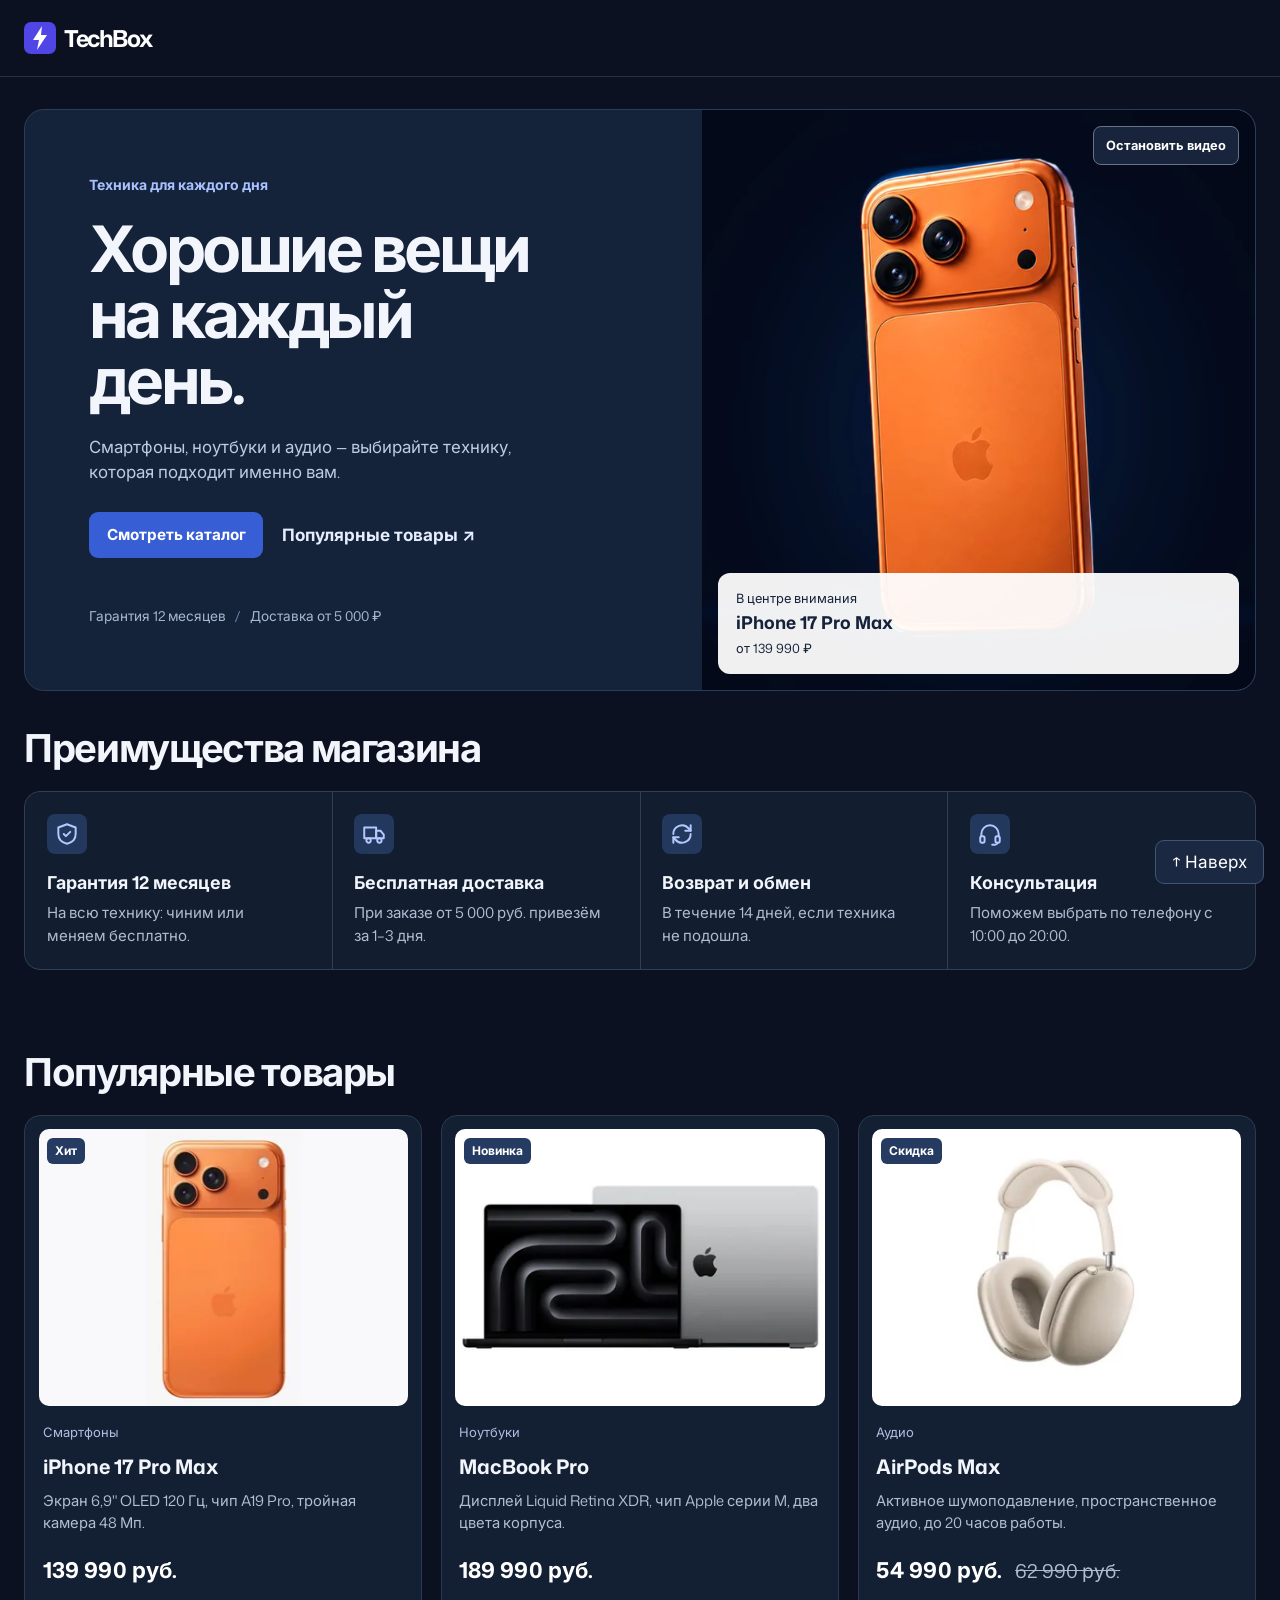
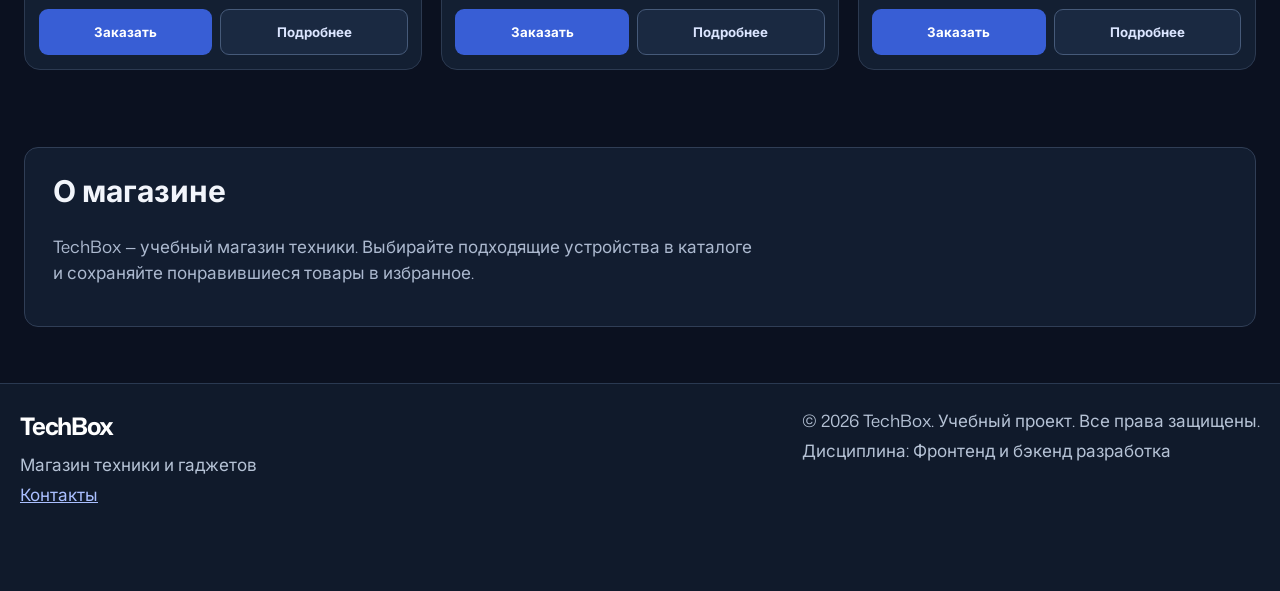
<file: index.html>
<!DOCTYPE html>
<html lang="ru">
<head>
  <meta charset="UTF-8">
  <meta name="viewport" content="width=device-width, initial-scale=1.0">
  <meta name="description" content="TechBox — учебный интернет-магазин техники и гаджетов: смартфоны, ноутбуки, аудио и умные устройства.">
  <title>TechBox — магазин техники и гаджетов</title>
  <link rel="icon" href="images/logo.svg" type="image/svg+xml">
  <link rel="stylesheet" href="css/style.css">
  <link rel="stylesheet" href="css/responsive.css">
  <link rel="stylesheet" href="css/design.css">
  <script src="js/data.js" defer></script>
  <script src="js/main.js" defer></script>
  <script src="js/catalog.js" defer></script>
  <script src="js/cart.js" defer></script>
</head>
<body>
  <a class="skip-link" href="#main">Перейти к основному содержимому</a>
  <header class="site-header">
    <div class="site-header__inner">
      <a class="site-header__logo" href="index.html">
        <img class="site-header__logo-image" src="images/logo.svg" alt="" width="28" height="28">
        TechBox
      </a>
      <details class="site-menu">
        <summary class="site-menu__toggle">
          <span class="site-menu__icon" aria-hidden="true"></span>
          <span>Меню</span>
        </summary>
        <nav class="site-nav" aria-label="Основная навигация">
          <ul class="site-nav__list">
            <li class="site-nav__item">
              <a class="site-nav__link site-nav__link--active" href="index.html" aria-current="page">Главная</a>
            </li>
            <li class="site-nav__item">
              <a class="site-nav__link" href="catalog.html">Каталог</a>
            </li>
            <li class="site-nav__item">
              <a class="site-nav__link" href="order.html">Заявка</a>
            </li>
            <li class="site-nav__item">
              <a class="site-nav__link" href="contacts.html">Контакты</a>
            </li>
          <li class="site-nav__item"><a class="site-nav__link" href="cart.html">Корзина <span data-cart-count></span></a></li>
          </ul>
        </nav>
      </details>
    </div>
  </header>

  <main class="page" id="main" tabindex="-1">
    <section class="hero" aria-labelledby="hero-title">
      <div class="hero__content">
        <p class="hero__eyebrow">Техника для каждого дня</p>
        <h1 class="hero__title" id="hero-title">Хорошие вещи<br>на каждый день.</h1>
        <p class="hero__text">Смартфоны, ноутбуки и аудио — выбирайте технику, которая подходит именно вам.</p>
        <div class="hero__actions">
          <a class="button button--primary" href="catalog.html">Смотреть каталог</a>
          <a class="hero__link" href="#popular">Популярные товары <span aria-hidden="true">↗</span></a>
        </div>
        <p class="hero__note">Гарантия 12 месяцев <span aria-hidden="true"> / </span> Доставка от 5 000 ₽</p>
      </div>
      <div class="hero__showcase">
        <a class="hero__showcase-link" href="product.html" aria-label="Подробнее об iPhone 17 Pro Max">
          <img src="images/iphone-hero.png" alt="iPhone 17 Pro Max" width="1448" height="1086">
          <video class="hero__video" id="hero-video" muted loop playsinline preload="metadata" poster="images/iphone-hero.png" aria-hidden="true">
            <source src="video/iphone-motion.webm" type="video/webm">
          </video>
          <span class="hero__product"><span>В центре внимания</span><strong>iPhone 17 Pro Max</strong><span>от 139 990 ₽</span></span>
        </a>
        <button class="hero__video-toggle" id="hero-video-toggle" type="button" hidden>Остановить видео</button>
      </div>
    </section>

    <section class="section" id="advantages">
      <h2 class="section__title">Преимущества магазина</h2>
      <ul class="advantages-list">
        <li class="advantages-list__item">
          <span class="advantages-list__icon">
            <svg class="advantages-list__icon-image" width="26" height="26" viewBox="0 0 24 24" fill="none" stroke="currentColor" stroke-width="1.8" stroke-linecap="round" stroke-linejoin="round" aria-hidden="true"><path d="M12 3 4 6v6c0 4.5 3.2 7.8 8 9 4.8-1.2 8-4.5 8-9V6l-8-3z"/><path d="m9 12 2 2 4-4"/></svg>
          </span>
          <h3 class="advantages-list__title">Гарантия 12 месяцев</h3>
          <p class="advantages-list__text">На всю технику: чиним или меняем бесплатно.</p>
        </li>
        <li class="advantages-list__item">
          <span class="advantages-list__icon">
            <svg class="advantages-list__icon-image" width="26" height="26" viewBox="0 0 24 24" fill="none" stroke="currentColor" stroke-width="1.8" stroke-linecap="round" stroke-linejoin="round" aria-hidden="true"><path d="M3 6h11v10H3z"/><path d="M14 9h4l3 3.5V16h-7z"/><circle cx="7" cy="18" r="2"/><circle cx="17" cy="18" r="2"/></svg>
          </span>
          <h3 class="advantages-list__title">Бесплатная доставка</h3>
          <p class="advantages-list__text">При заказе от 5&nbsp;000&nbsp;руб. привезём за 1–3 дня.</p>
        </li>
        <li class="advantages-list__item">
          <span class="advantages-list__icon">
            <svg class="advantages-list__icon-image" width="26" height="26" viewBox="0 0 24 24" fill="none" stroke="currentColor" stroke-width="1.8" stroke-linecap="round" stroke-linejoin="round" aria-hidden="true"><path d="M4 12a8 8 0 0 1 14-5.3L20 9"/><path d="M20 4v5h-5"/><path d="M20 12a8 8 0 0 1-14 5.3L4 15"/><path d="M4 20v-5h5"/></svg>
          </span>
          <h3 class="advantages-list__title">Возврат и обмен</h3>
          <p class="advantages-list__text">В течение 14 дней, если техника не подошла.</p>
        </li>
        <li class="advantages-list__item">
          <span class="advantages-list__icon">
            <svg class="advantages-list__icon-image" width="26" height="26" viewBox="0 0 24 24" fill="none" stroke="currentColor" stroke-width="1.8" stroke-linecap="round" stroke-linejoin="round" aria-hidden="true"><path d="M4 14v-2a8 8 0 0 1 16 0v2"/><rect x="3" y="14" width="4" height="6" rx="1.5"/><rect x="17" y="14" width="4" height="6" rx="1.5"/><path d="M19 20c0 1.5-2 2-5 2"/></svg>
          </span>
          <h3 class="advantages-list__title">Консультация</h3>
          <p class="advantages-list__text">Поможем выбрать по телефону с 10:00 до 20:00.</p>
        </li>
      </ul>
    </section>

    <section class="section" id="popular">
      <h2 class="section__title">Популярные товары</h2>
      <div class="products-grid">
        <article class="product-card product-card--featured">
          <span class="product-card__badge product-card__badge--hit">Хит</span>
          <picture>
              <source type="image/webp" srcset="images/product-1-400.webp 400w, images/product-1-800.webp 800w" sizes="(min-width: 1148px) 332px, (min-width: 1024px) calc((100vw - 164px) / 3), (min-width: 640px) calc((100vw - 112px) / 2), calc(100vw - 66px)">
              <img class="product-card__image" src="images/product-1-800.jpg" srcset="images/product-1-400.jpg 400w, images/product-1-800.jpg 800w" sizes="(min-width: 1148px) 332px, (min-width: 1024px) calc((100vw - 164px) / 3), (min-width: 640px) calc((100vw - 112px) / 2), calc(100vw - 66px)" alt="iPhone 17 Pro Max" width="800" height="600" decoding="async" loading="lazy">
            </picture>
          <p class="product-card__category">Смартфоны</p>
          <h3 class="product-card__title">iPhone 17 Pro Max</h3>
          <p class="product-card__description">Экран 6,9" OLED 120 Гц, чип A19 Pro, тройная камера 48 Мп.</p>
          <p class="product-card__price">139&nbsp;990&nbsp;руб.</p>
          <div class="product-card__actions">
            <button class="button button--primary product-card__button" type="button" data-product="iPhone 17 Pro Max">
              Заказать
            </button>
            <a class="button button--secondary product-card__link" href="product.html">Подробнее</a>
          </div>
        </article>
        <article class="product-card">
          <span class="product-card__badge product-card__badge--new">Новинка</span>
          <picture>
              <source type="image/webp" srcset="images/product-2-400.webp 400w, images/product-2-800.webp 800w" sizes="(min-width: 1148px) 332px, (min-width: 1024px) calc((100vw - 164px) / 3), (min-width: 640px) calc((100vw - 112px) / 2), calc(100vw - 66px)">
              <img class="product-card__image" src="images/product-2-800.jpg" srcset="images/product-2-400.jpg 400w, images/product-2-800.jpg 800w" sizes="(min-width: 1148px) 332px, (min-width: 1024px) calc((100vw - 164px) / 3), (min-width: 640px) calc((100vw - 112px) / 2), calc(100vw - 66px)" alt="MacBook Pro" width="800" height="600" decoding="async" loading="lazy">
            </picture>
          <p class="product-card__category">Ноутбуки</p>
          <h3 class="product-card__title">MacBook Pro</h3>
          <p class="product-card__description">Дисплей Liquid Retina XDR, чип Apple серии M, два цвета корпуса.</p>
          <p class="product-card__price">189&nbsp;990&nbsp;руб.</p>
          <div class="product-card__actions">
            <button class="button button--primary product-card__button" type="button" data-product="MacBook Pro">
              Заказать
            </button>
            <a class="button button--secondary product-card__link" href="product-2.html">Подробнее</a>
          </div>
        </article>
        <article class="product-card product-card--discount">
          <span class="product-card__badge product-card__badge--sale">Скидка</span>
          <picture>
              <source type="image/webp" srcset="images/product-3-400.webp 400w, images/product-3-800.webp 800w" sizes="(min-width: 1148px) 332px, (min-width: 1024px) calc((100vw - 164px) / 3), (min-width: 640px) calc((100vw - 112px) / 2), calc(100vw - 66px)">
              <img class="product-card__image" src="images/product-3-800.jpg" srcset="images/product-3-400.jpg 400w, images/product-3-800.jpg 800w" sizes="(min-width: 1148px) 332px, (min-width: 1024px) calc((100vw - 164px) / 3), (min-width: 640px) calc((100vw - 112px) / 2), calc(100vw - 66px)" alt="AirPods Max" width="800" height="600" decoding="async" loading="lazy">
            </picture>
          <p class="product-card__category">Аудио</p>
          <h3 class="product-card__title">AirPods Max</h3>
          <p class="product-card__description">Активное шумоподавление, пространственное аудио, до 20 часов работы.</p>
          <p class="product-card__price">54&nbsp;990&nbsp;руб. <span class="product-card__price-old">62&nbsp;990&nbsp;руб.</span></p>
          <div class="product-card__actions">
            <button class="button button--primary product-card__button" type="button" data-product="AirPods Max">
              Заказать
            </button>
            <a class="button button--secondary product-card__link" href="product-3.html">Подробнее</a>
          </div>
        </article>
      </div>
    </section>

    <aside class="aside-info">
      <h2 class="aside-info__title">О магазине</h2>
      <p class="aside-info__text">
        TechBox — учебный магазин техники. Выбирайте подходящие устройства в каталоге и сохраняйте понравившиеся товары в избранное.
      </p>
    </aside>
  </main>

  <footer class="site-footer" id="contacts">
    <div class="site-footer__inner">
      <div class="site-footer__info">
        <p class="site-footer__title">TechBox</p>
        <p class="site-footer__text">Магазин техники и гаджетов</p>
        <p class="site-footer__text"><a class="site-footer__link" href="contacts.html">Контакты</a></p>
      </div>
      <div class="site-footer__copy">
        <p class="site-footer__text">&copy; 2026 TechBox. Учебный проект. Все права защищены.</p>
        <p class="site-footer__text">Дисциплина: Фронтенд и бэкенд разработка</p>
      </div>
    </div>
  </footer>

  <a class="to-top" href="#">&uarr; Наверх</a>

  <dialog class="order-dialog" id="order-dialog" aria-labelledby="order-dialog-title">
    <h2 class="order-dialog__title" id="order-dialog-title">Оформление заявки</h2>
    <form class="order-form" id="order-form" action="#" method="post" novalidate>
      <input id="selected-product" name="selected-product" type="hidden">

      <div class="order-form__field">
        <label class="order-form__label" for="order-name">Имя</label>
        <input class="order-form__input" id="order-name" name="name" type="text"
          placeholder="Введите ваше имя" minlength="2" autocomplete="given-name" required>
      </div>

      <div class="order-form__field">
        <label class="order-form__label" for="order-email">E-mail</label>
        <input class="order-form__input" id="order-email" name="email" type="email"
          placeholder="example@mail.ru" autocomplete="email" required>
      </div>

      <div class="order-form__field">
        <label class="order-form__label" for="order-phone">Телефон</label>
        <input class="order-form__input" id="order-phone" name="phone" type="tel" inputmode="tel" autocomplete="tel" aria-describedby="phone-hint"
          placeholder="+7 (900) 000-00-00" pattern="^\+7 \(\d{3}\) \d{3}-\d{2}-\d{2}$" required>
        <small class="order-form__hint" id="phone-hint">Формат: +7 (900) 000-00-00</small>
      </div>

      <div class="order-form__field">
        <label class="order-form__label" for="order-date">Дата связи</label>
        <input class="order-form__input" id="order-date" name="date" type="date">
      </div>

      <div class="order-form__field">
        <label class="order-form__label" for="order-topic">Тема заявки</label>
        <select class="order-form__select" id="order-topic" name="topic" required>
          <option value="">Выберите тему</option>
          <option value="product">Заказ товара</option>
          <option value="consultation">Консультация</option>
          <option value="delivery">Доставка</option>
        </select>
      </div>

      <div class="order-form__field order-form__field--wide">
        <label class="order-form__label" for="order-comment">Комментарий</label>
        <textarea class="order-form__textarea" id="order-comment" name="comment" rows="4"
          placeholder="Укажите дополнительную информацию"></textarea>
      </div>

      <div class="order-form__field order-form__field--checkbox">
        <label class="order-form__label" for="order-agreement">
          <input class="order-form__checkbox" id="order-agreement" name="agreement" type="checkbox" required>
          Я согласен на обработку данных
        </label>
      </div>

      <div class="order-form__actions">
        <button class="button button--secondary" type="button" id="close-order-dialog">
          Закрыть
        </button>
        <button class="button button--primary" type="submit">
          Отправить заявку
        </button>
      </div>
    </form>
  </dialog>

  <p class="success-message" id="success-message" role="status" hidden>Форма проверена. Учебный проект: данные не отправляются на сервер.</p>
</body>
</html>
</file>
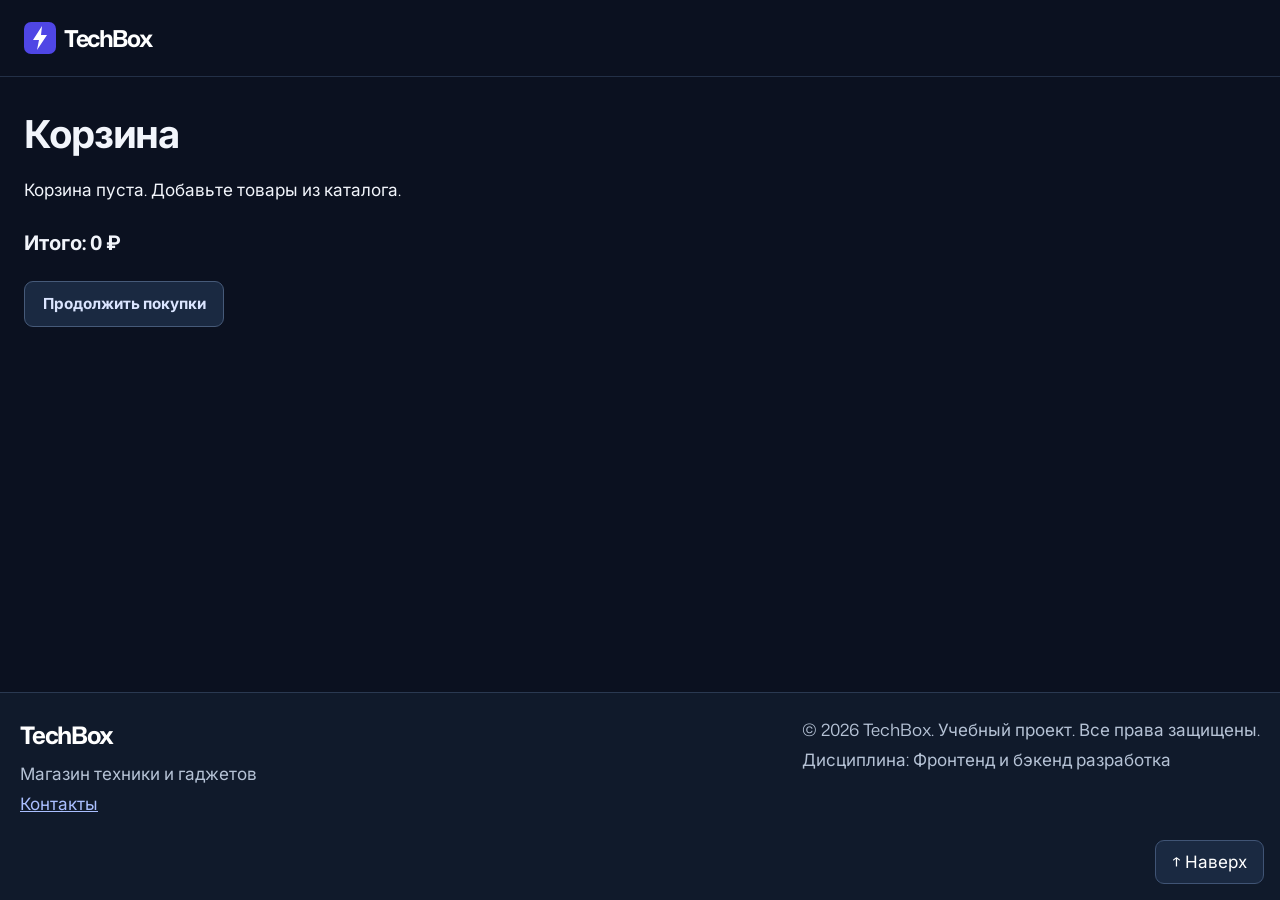
<file: cart.html>
<!DOCTYPE html>
<html lang="ru">
<head>
  <meta charset="UTF-8">
  <meta name="viewport" content="width=device-width, initial-scale=1.0">
  <meta name="description" content="Форма оформления заявки в магазине техники TechBox.">
  <title>Корзина — TechBox</title>
  <link rel="icon" href="images/logo.svg" type="image/svg+xml">
  <link rel="stylesheet" href="css/style.css">
  <link rel="stylesheet" href="css/responsive.css">
  <link rel="stylesheet" href="css/design.css">
  <script src="js/data.js" defer></script>
  <script src="js/main.js" defer></script>
  <script src="js/catalog.js" defer></script>
  <script src="js/cart.js" defer></script>
</head>
<body>
  <a class="skip-link" href="#main">Перейти к основному содержимому</a>
  <header class="site-header">
    <div class="site-header__inner">
      <a class="site-header__logo" href="index.html">
        <img class="site-header__logo-image" src="images/logo.svg" alt="" width="28" height="28">
        TechBox
      </a>
      <details class="site-menu">
        <summary class="site-menu__toggle">
          <span class="site-menu__icon" aria-hidden="true"></span>
          <span>Меню</span>
        </summary>
        <nav class="site-nav" aria-label="Основная навигация">
          <ul class="site-nav__list">
            <li class="site-nav__item">
              <a class="site-nav__link" href="index.html">Главная</a>
            </li>
            <li class="site-nav__item">
              <a class="site-nav__link" href="catalog.html">Каталог</a>
            </li>
            <li class="site-nav__item">
              <a class="site-nav__link" href="order.html">Заявка</a>
            </li>
            <li class="site-nav__item">
              <a class="site-nav__link" href="contacts.html">Контакты</a>
            </li>
          <li class="site-nav__item"><a class="site-nav__link site-nav__link--active" href="cart.html" aria-current="page">Корзина <span data-cart-count></span></a></li>
          </ul>
        </nav>
      </details>
    </div>
  </header>

  <main class="page" id="main" tabindex="-1">
    <section class="section"><h1 class="section__title">Корзина</h1>
      <p id="cart-message" aria-live="polite"></p><div id="cart-items"></div>
      <p class="cart-total" id="cart-total"></p>
      <a class="button button--primary" id="cart-order" href="order.html">Оформить заявку</a>
      <a class="button button--secondary" href="catalog.html">Продолжить покупки</a>
    </section>
  </main>
  <footer class="site-footer">
    <div class="site-footer__inner">
      <div class="site-footer__info">
        <p class="site-footer__title">TechBox</p>
        <p class="site-footer__text">Магазин техники и гаджетов</p>
        <p class="site-footer__text"><a class="site-footer__link" href="contacts.html">Контакты</a></p>
      </div>
      <div class="site-footer__copy">
        <p class="site-footer__text">&copy; 2026 TechBox. Учебный проект. Все права защищены.</p>
        <p class="site-footer__text">Дисциплина: Фронтенд и бэкенд разработка</p>
      </div>
    </div>
  </footer>

  <a class="to-top" href="#">&uarr; Наверх</a>
</body>
</html>
</file>
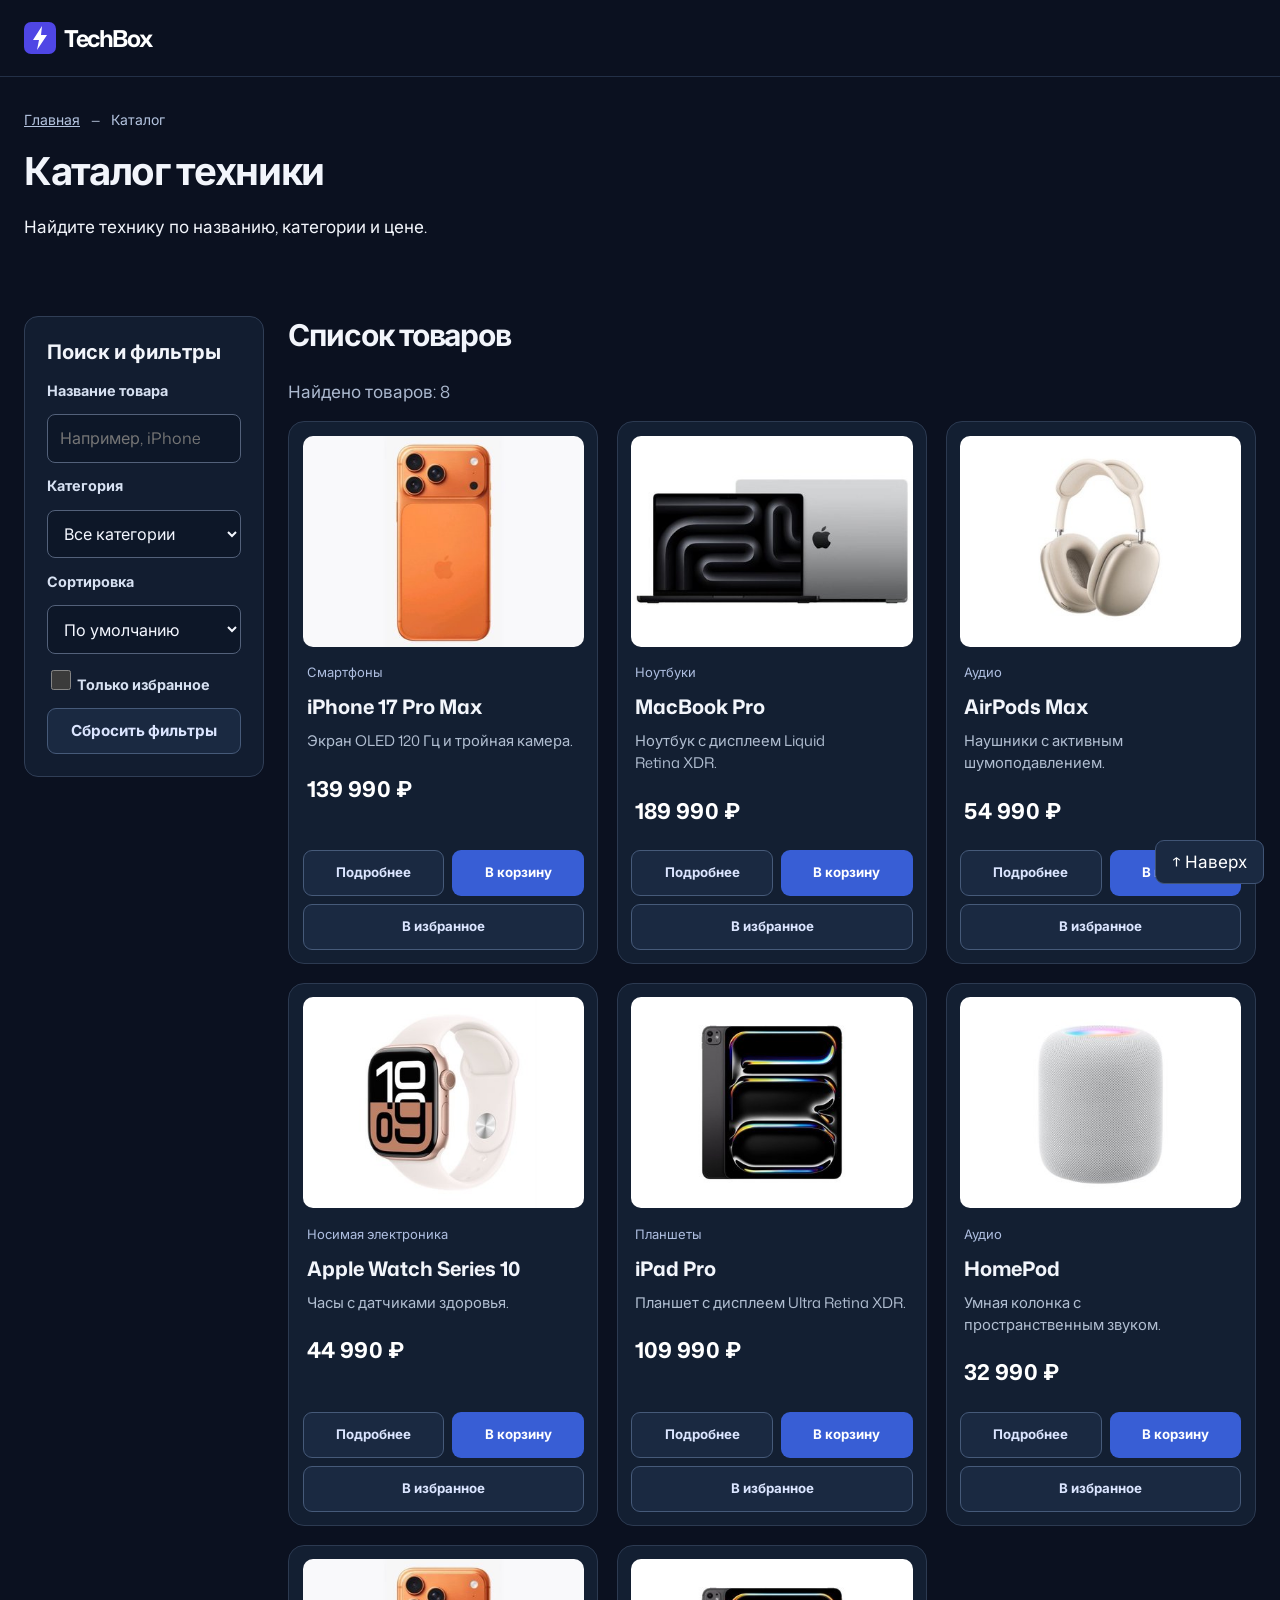
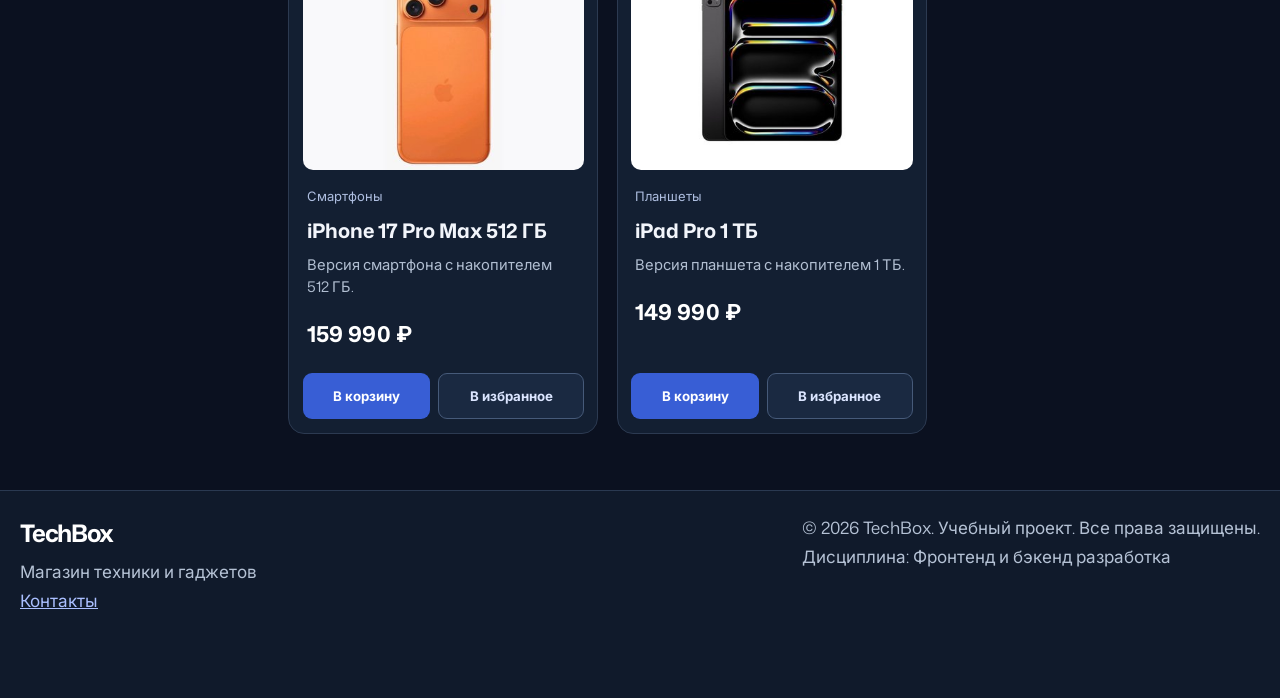
<file: catalog.html>
<!DOCTYPE html>
<html lang="ru">
<head>
  <meta charset="UTF-8">
  <meta name="viewport" content="width=device-width, initial-scale=1.0">
  <meta name="description" content="Каталог техники TechBox: смартфоны, ноутбуки, аудио, умные часы и планшеты.">
  <title>Каталог техники — TechBox</title>
  <link rel="icon" href="images/logo.svg" type="image/svg+xml">
  <link rel="stylesheet" href="css/style.css">
  <link rel="stylesheet" href="css/responsive.css">
  <link rel="stylesheet" href="css/design.css">
  <script src="js/data.js" defer></script>
  <script src="js/main.js" defer></script>
  <script src="js/catalog.js" defer></script>
  <script src="js/cart.js" defer></script>
</head>
<body>
  <a class="skip-link" href="#main">Перейти к основному содержимому</a>
  <header class="site-header">
    <div class="site-header__inner">
      <a class="site-header__logo" href="index.html">
        <img class="site-header__logo-image" src="images/logo.svg" alt="" width="28" height="28">
        TechBox
      </a>
      <details class="site-menu">
        <summary class="site-menu__toggle">
          <span class="site-menu__icon" aria-hidden="true"></span>
          <span>Меню</span>
        </summary>
        <nav class="site-nav" aria-label="Основная навигация">
          <ul class="site-nav__list">
            <li class="site-nav__item">
              <a class="site-nav__link" href="index.html">Главная</a>
            </li>
            <li class="site-nav__item">
              <a class="site-nav__link site-nav__link--active" href="catalog.html" aria-current="page">Каталог</a>
            </li>
            <li class="site-nav__item">
              <a class="site-nav__link" href="order.html">Заявка</a>
            </li>
            <li class="site-nav__item">
              <a class="site-nav__link" href="contacts.html">Контакты</a>
            </li>
          <li class="site-nav__item"><a class="site-nav__link" href="cart.html">Корзина <span data-cart-count></span></a></li>
          </ul>
        </nav>
      </details>
    </div>
  </header>

  <main class="page" id="main" tabindex="-1">
    <nav class="breadcrumbs" aria-label="Хлебные крошки">
      <a class="breadcrumbs__link" href="index.html">Главная</a>
      <span class="breadcrumbs__separator" aria-hidden="true">—</span>
      <span class="breadcrumbs__current">Каталог</span>
    </nav>

    <section class="section">
      <h1 class="section__title">Каталог техники</h1>
      <p>
        Найдите технику по названию, категории и цене.
      </p>
    </section>

    <section class="catalog-layout">
      <aside class="catalog-filters">
        <h2 class="catalog-filters__title">Поиск и фильтры</h2>
        <div class="filters-form">
          <label for="search">Название товара</label>
          <input class="filters-form__input" id="search" type="search" placeholder="Например, iPhone">
          <label for="category">Категория</label>
          <select class="filters-form__input" id="category">
            <option value="all">Все категории</option><option value="phones">Смартфоны</option><option value="laptops">Ноутбуки</option><option value="audio">Аудио</option><option value="wearables">Носимая электроника</option><option value="tablets">Планшеты</option>
          </select>
          <label for="sort">Сортировка</label>
          <select class="filters-form__input" id="sort"><option value="default">По умолчанию</option><option value="price-asc">Сначала дешевле</option><option value="price-desc">Сначала дороже</option><option value="title">По названию</option></select>
          <label><input id="favorites-only" type="checkbox"> Только избранное</label>
          <button class="button button--secondary" id="reset-filters" type="button">Сбросить фильтры</button>
        </div>
      </aside>
      <section class="catalog-products" aria-labelledby="catalog-title">
        <h2 class="catalog-products__title" id="catalog-title">Список товаров</h2>
        <p id="catalog-count" aria-live="polite"></p>
        <p id="catalog-empty" hidden>Ничего не найдено. Попробуйте изменить запрос или сбросить фильтры.</p>
        <div class="products-grid" id="products"></div>
      </section>
    </section>
  </main>

  <footer class="site-footer">
    <div class="site-footer__inner">
      <div class="site-footer__info">
        <p class="site-footer__title">TechBox</p>
        <p class="site-footer__text">Магазин техники и гаджетов</p>
        <p class="site-footer__text"><a class="site-footer__link" href="contacts.html">Контакты</a></p>
      </div>
      <div class="site-footer__copy">
        <p class="site-footer__text">&copy; 2026 TechBox. Учебный проект. Все права защищены.</p>
        <p class="site-footer__text">Дисциплина: Фронтенд и бэкенд разработка</p>
      </div>
    </div>
  </footer>

  <a class="to-top" href="#">&uarr; Наверх</a>
</body>
</html>
</file>
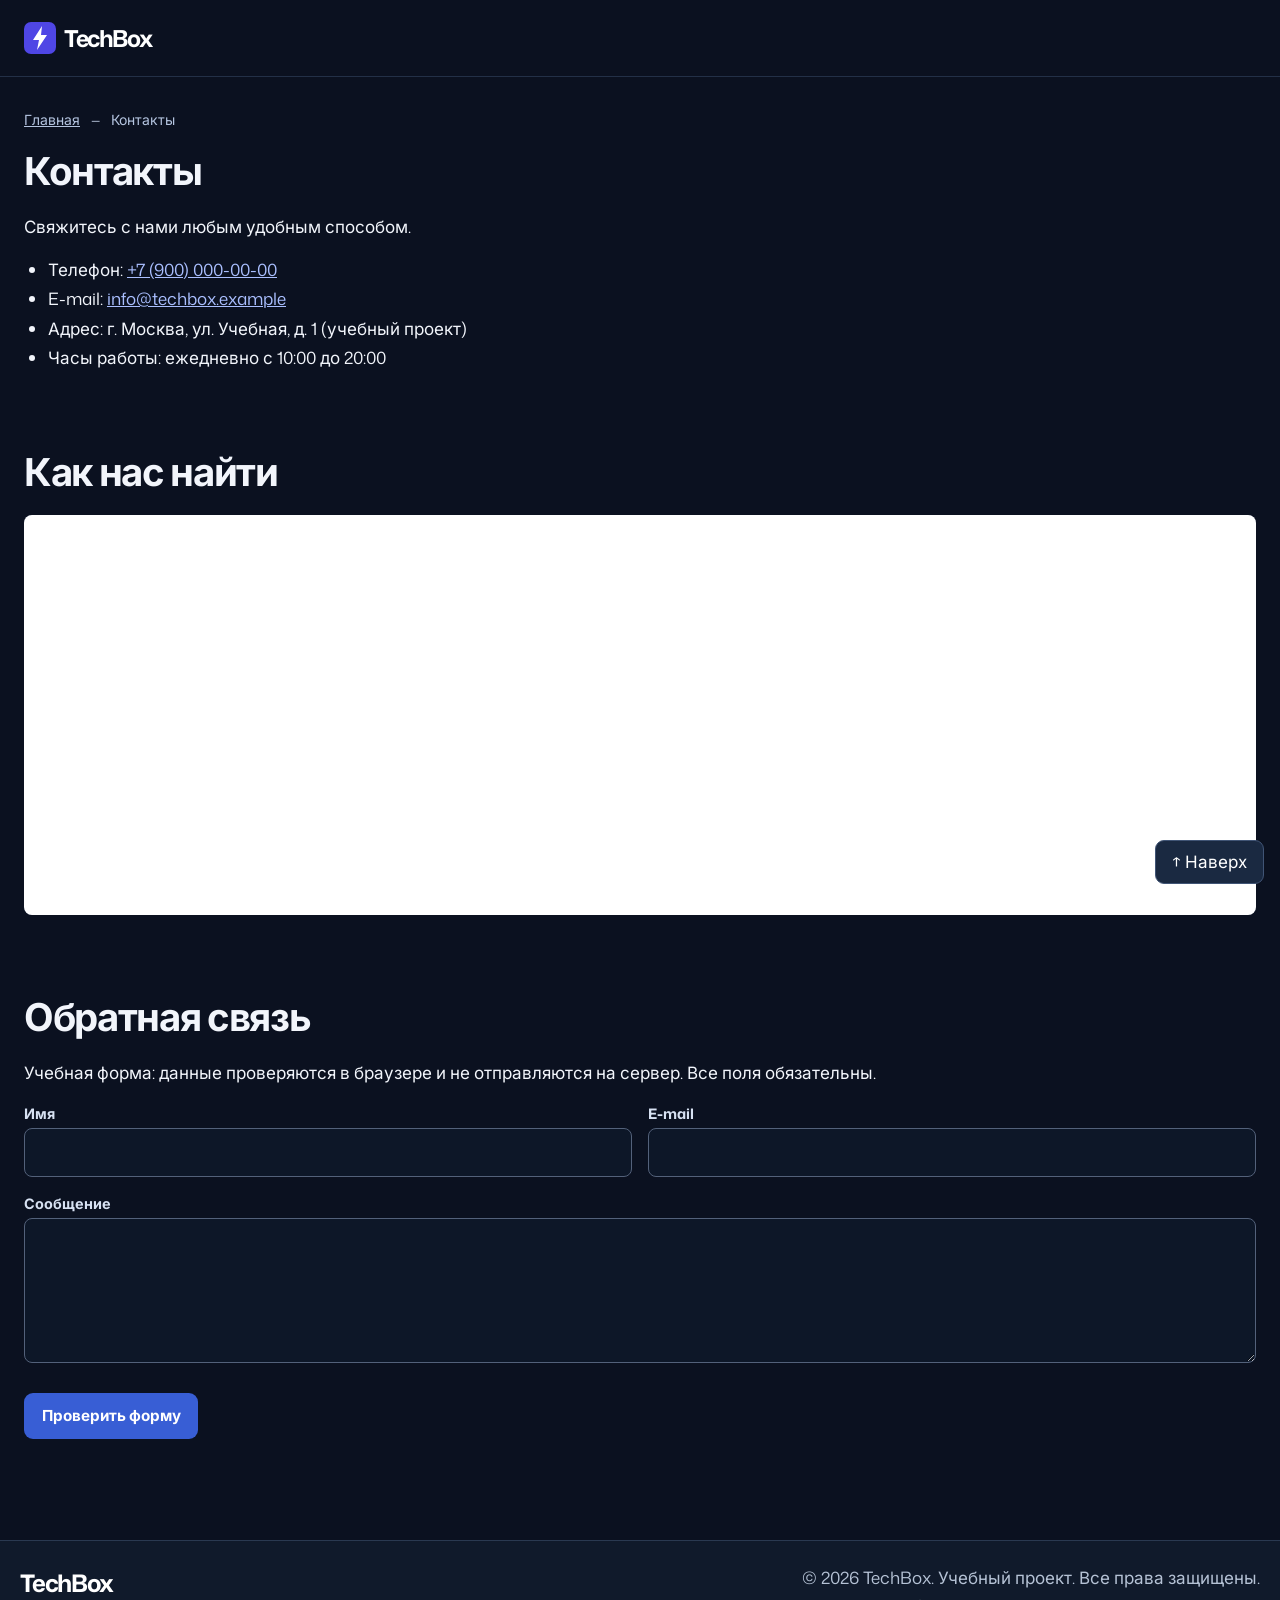
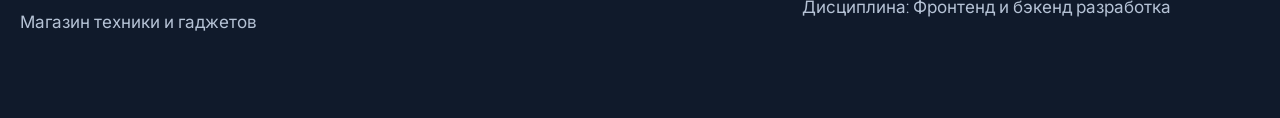
<file: contacts.html>
<!DOCTYPE html>
<html lang="ru">
<head>
  <meta charset="UTF-8">
  <meta name="viewport" content="width=device-width, initial-scale=1.0">
  <meta name="description" content="Контактная информация магазина техники TechBox.">
  <title>Контакты — TechBox</title>
  <link rel="icon" href="images/logo.svg" type="image/svg+xml">
  <link rel="stylesheet" href="css/style.css">
  <link rel="stylesheet" href="css/responsive.css">
  <link rel="stylesheet" href="css/design.css">
  <script src="js/data.js" defer></script>
  <script src="js/main.js" defer></script>
  <script src="js/catalog.js" defer></script>
  <script src="js/cart.js" defer></script>
</head>
<body>
  <a class="skip-link" href="#main">Перейти к основному содержимому</a>
  <header class="site-header">
    <div class="site-header__inner">
      <a class="site-header__logo" href="index.html">
        <img class="site-header__logo-image" src="images/logo.svg" alt="" width="28" height="28">
        TechBox
      </a>
      <details class="site-menu">
        <summary class="site-menu__toggle">
          <span class="site-menu__icon" aria-hidden="true"></span>
          <span>Меню</span>
        </summary>
        <nav class="site-nav" aria-label="Основная навигация">
          <ul class="site-nav__list">
            <li class="site-nav__item">
              <a class="site-nav__link" href="index.html">Главная</a>
            </li>
            <li class="site-nav__item">
              <a class="site-nav__link" href="catalog.html">Каталог</a>
            </li>
            <li class="site-nav__item">
              <a class="site-nav__link" href="order.html">Заявка</a>
            </li>
            <li class="site-nav__item">
              <a class="site-nav__link site-nav__link--active" href="contacts.html" aria-current="page">Контакты</a>
            </li>
          <li class="site-nav__item"><a class="site-nav__link" href="cart.html">Корзина <span data-cart-count></span></a></li>
          </ul>
        </nav>
      </details>
    </div>
  </header>

  <main class="page" id="main" tabindex="-1">
    <nav class="breadcrumbs" aria-label="Хлебные крошки">
      <a class="breadcrumbs__link" href="index.html">Главная</a>
      <span class="breadcrumbs__separator" aria-hidden="true">—</span>
      <span class="breadcrumbs__current">Контакты</span>
    </nav>

    <section class="section">
      <h1 class="section__title">Контакты</h1>
      <p>Свяжитесь с нами любым удобным способом.</p>
      <ul class="contact-list">
        <li class="contact-list__item">Телефон: <a href="tel:+79000000000">+7 (900) 000-00-00</a></li>
        <li class="contact-list__item">E-mail: <a href="mailto:info@techbox.example">info@techbox.example</a></li>
        <li class="contact-list__item">Адрес: г. Москва, ул. Учебная, д. 1 (учебный проект)</li>
        <li class="contact-list__item">Часы работы: ежедневно с 10:00 до 20:00</li>
      </ul>
    </section>

    <section class="section">
      <h2 class="section__title">Как нас найти</h2>
      <iframe class="contact-map" src="https://yandex.ru/map-widget/v1/?um=constructor%3A4c0e001c937c902e7363c65e42576e5b10b37491c9562b72b2091ea5d79f8857&amp;source=constructor" title="Карта: как найти магазин TechBox" loading="lazy"></iframe>
    </section>

    <section class="section" id="feedback">
      <h2 class="section__title">Обратная связь</h2>
      <p id="feedback-note">Учебная форма: данные проверяются в браузере и не отправляются на сервер. Все поля обязательны.</p>
      <form class="order-form" id="order-form" action="#feedback" method="post" aria-describedby="feedback-note" novalidate>
        <div class="order-form__field">
          <label class="order-form__label" for="feedback-name">Имя</label>
          <input class="order-form__input" id="feedback-name" name="name" type="text" autocomplete="given-name" minlength="2" required>
        </div>
        <div class="order-form__field">
          <label class="order-form__label" for="feedback-email">E-mail</label>
          <input class="order-form__input" id="feedback-email" name="email" type="email" autocomplete="email" required>
        </div>
        <div class="order-form__field order-form__field--wide">
          <label class="order-form__label" for="feedback-comment">Сообщение</label>
          <textarea class="order-form__textarea" id="feedback-comment" name="comment" rows="5" required></textarea>
        </div>
        <div class="order-form__actions">
          <button class="button button--primary" type="submit">Проверить форму</button>
        </div>
      </form>
      <p class="success-message" id="success-message" role="status" hidden>Форма проверена. Учебный проект: сообщение не отправлено на сервер.</p>
    </section>
  </main>

  <footer class="site-footer">
    <div class="site-footer__inner">
      <div class="site-footer__info">
        <p class="site-footer__title">TechBox</p>
        <p class="site-footer__text">Магазин техники и гаджетов</p>
      </div>
      <div class="site-footer__copy">
        <p class="site-footer__text">&copy; 2026 TechBox. Учебный проект. Все права защищены.</p>
        <p class="site-footer__text">Дисциплина: Фронтенд и бэкенд разработка</p>
      </div>
    </div>
  </footer>

  <a class="to-top" href="#">&uarr; Наверх</a>
</body>
</html>
</file>
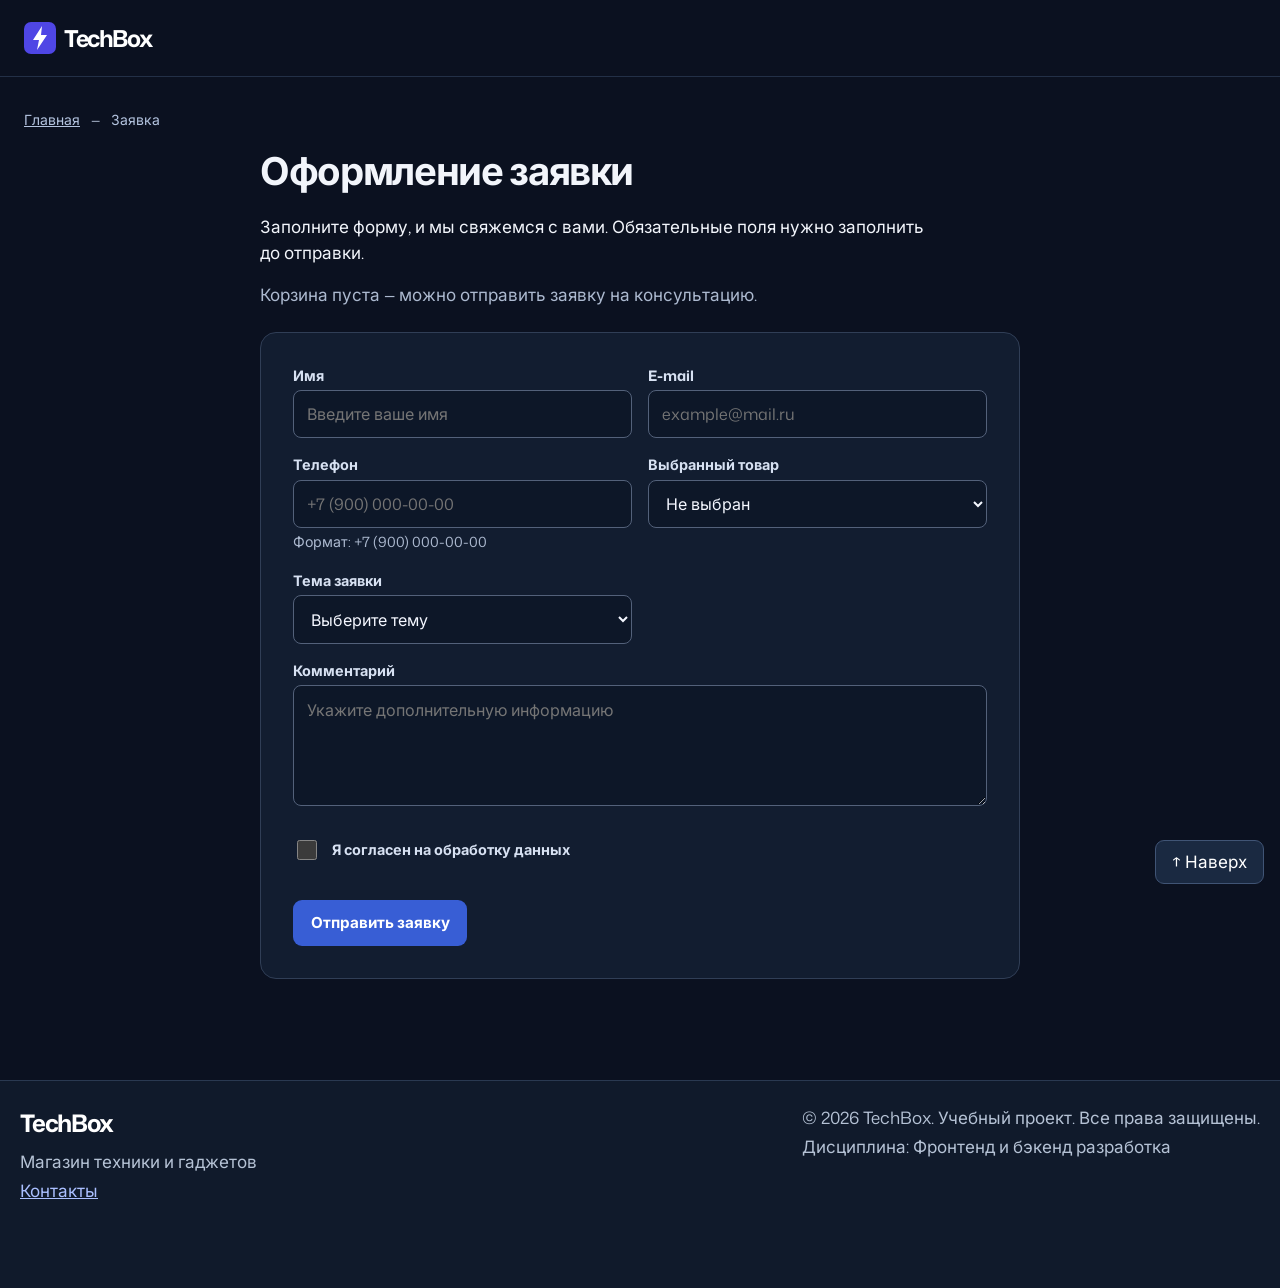
<file: order.html>
<!DOCTYPE html>
<html lang="ru">
<head>
  <meta charset="UTF-8">
  <meta name="viewport" content="width=device-width, initial-scale=1.0">
  <meta name="description" content="Форма оформления заявки в магазине техники TechBox.">
  <title>Заявка — TechBox</title>
  <link rel="icon" href="images/logo.svg" type="image/svg+xml">
  <link rel="stylesheet" href="css/style.css">
  <link rel="stylesheet" href="css/responsive.css">
  <link rel="stylesheet" href="css/design.css">
  <script src="js/data.js" defer></script>
  <script src="js/main.js" defer></script>
  <script src="js/catalog.js" defer></script>
  <script src="js/cart.js" defer></script>
</head>
<body>
  <a class="skip-link" href="#main">Перейти к основному содержимому</a>
  <header class="site-header">
    <div class="site-header__inner">
      <a class="site-header__logo" href="index.html">
        <img class="site-header__logo-image" src="images/logo.svg" alt="" width="28" height="28">
        TechBox
      </a>
      <details class="site-menu">
        <summary class="site-menu__toggle">
          <span class="site-menu__icon" aria-hidden="true"></span>
          <span>Меню</span>
        </summary>
        <nav class="site-nav" aria-label="Основная навигация">
          <ul class="site-nav__list">
            <li class="site-nav__item">
              <a class="site-nav__link" href="index.html">Главная</a>
            </li>
            <li class="site-nav__item">
              <a class="site-nav__link" href="catalog.html">Каталог</a>
            </li>
            <li class="site-nav__item">
              <a class="site-nav__link site-nav__link--active" href="order.html" aria-current="page">Заявка</a>
            </li>
            <li class="site-nav__item">
              <a class="site-nav__link" href="contacts.html">Контакты</a>
            </li>
          <li class="site-nav__item"><a class="site-nav__link" href="cart.html">Корзина <span data-cart-count></span></a></li>
          </ul>
        </nav>
      </details>
    </div>
  </header>

  <main class="page" id="main" tabindex="-1">
    <nav class="breadcrumbs" aria-label="Хлебные крошки">
      <a class="breadcrumbs__link" href="index.html">Главная</a>
      <span class="breadcrumbs__separator" aria-hidden="true">—</span>
      <span class="breadcrumbs__current">Заявка</span>
    </nav>

    <section class="section order-page">
      <h1 class="section__title">Оформление заявки</h1>
      <p>Заполните форму, и мы свяжемся с вами. Обязательные поля нужно заполнить до отправки.</p>

      <p id="order-cart-summary" aria-live="polite"></p>
      <form class="order-form" id="order-form" action="#" method="post" novalidate>
        <div class="order-form__field">
          <label class="order-form__label" for="order-name">Имя</label>
          <input class="order-form__input" id="order-name" name="name" type="text"
            placeholder="Введите ваше имя" minlength="2" autocomplete="given-name" required>
        </div>

        <div class="order-form__field">
          <label class="order-form__label" for="order-email">E-mail</label>
          <input class="order-form__input" id="order-email" name="email" type="email"
            placeholder="example@mail.ru" autocomplete="email" required>
        </div>

        <div class="order-form__field">
          <label class="order-form__label" for="order-phone">Телефон</label>
          <input class="order-form__input" id="order-phone" name="phone" type="tel" inputmode="tel" autocomplete="tel" aria-describedby="phone-hint"
            placeholder="+7 (900) 000-00-00" pattern="^\+7 \(\d{3}\) \d{3}-\d{2}-\d{2}$" required>
          <small class="order-form__hint" id="phone-hint">Формат: +7 (900) 000-00-00</small>
        </div>

        <div class="order-form__field">
          <label class="order-form__label" for="order-product">Выбранный товар</label>
          <select class="order-form__select" id="order-product" name="product">
            <option value="">Не выбран</option>
            <option value="iPhone 17 Pro Max">iPhone 17 Pro Max</option>
            <option value="MacBook Pro">MacBook Pro</option>
            <option value="AirPods Max">AirPods Max</option>
            <option value="Apple Watch Series 10">Apple Watch Series 10</option>
            <option value="iPad Pro">iPad Pro</option>
            <option value="HomePod">HomePod</option>
          </select>
        </div>

        <div class="order-form__field">
          <label class="order-form__label" for="order-topic">Тема заявки</label>
          <select class="order-form__select" id="order-topic" name="topic" required>
            <option value="">Выберите тему</option>
            <option value="product">Заказ товара</option>
            <option value="consultation">Консультация</option>
            <option value="delivery">Доставка</option>
          </select>
        </div>

        <div class="order-form__field order-form__field--wide">
          <label class="order-form__label" for="order-comment">Комментарий</label>
          <textarea class="order-form__textarea" id="order-comment" name="comment" rows="4"
            placeholder="Укажите дополнительную информацию"></textarea>
        </div>

        <div class="order-form__field order-form__field--checkbox">
          <label class="order-form__label" for="order-agreement">
            <input class="order-form__checkbox" id="order-agreement" name="agreement" type="checkbox" required>
            Я согласен на обработку данных
          </label>
        </div>

        <div class="order-form__actions">
          <button class="button button--primary" type="submit">Отправить заявку</button>
        </div>
      </form>

      <p class="success-message" id="success-message" role="status" hidden>Форма проверена. Учебный проект: данные не отправляются на сервер.</p>
    </section>
  </main>

  <footer class="site-footer">
    <div class="site-footer__inner">
      <div class="site-footer__info">
        <p class="site-footer__title">TechBox</p>
        <p class="site-footer__text">Магазин техники и гаджетов</p>
        <p class="site-footer__text"><a class="site-footer__link" href="contacts.html">Контакты</a></p>
      </div>
      <div class="site-footer__copy">
        <p class="site-footer__text">&copy; 2026 TechBox. Учебный проект. Все права защищены.</p>
        <p class="site-footer__text">Дисциплина: Фронтенд и бэкенд разработка</p>
      </div>
    </div>
  </footer>

  <a class="to-top" href="#">&uarr; Наверх</a>
</body>
</html>
</file>
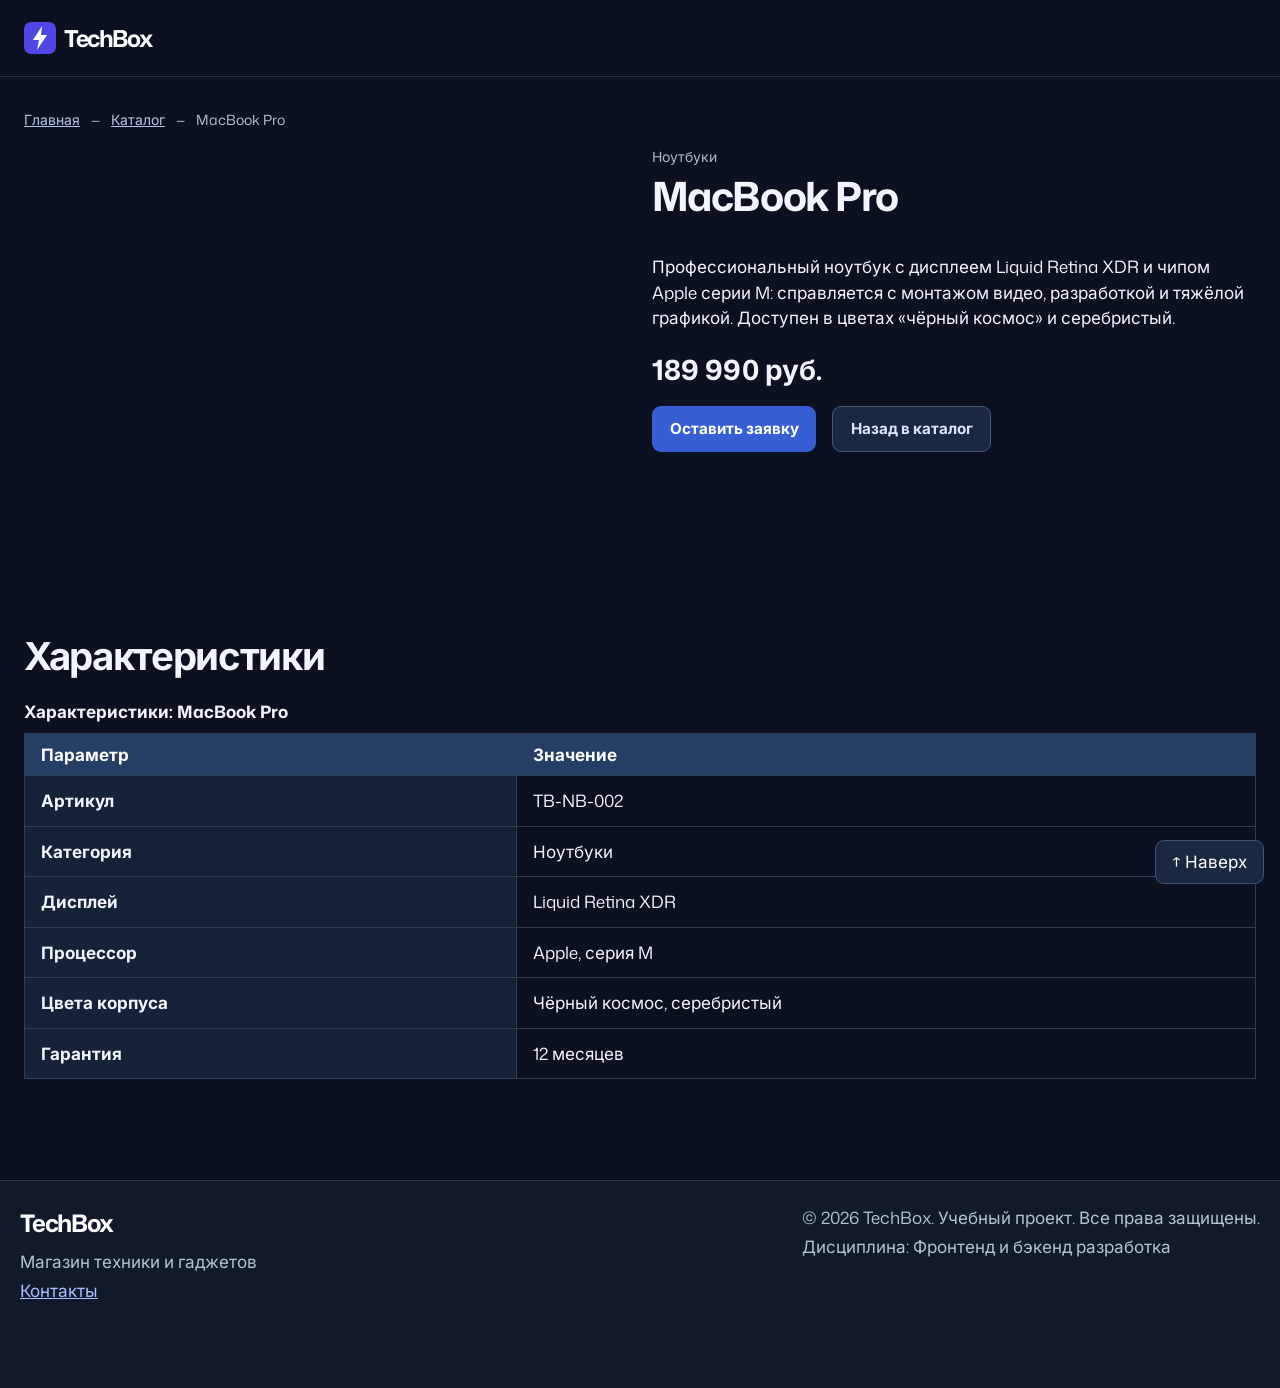
<file: product-2.html>
<!DOCTYPE html>
<html lang="ru">
<head>
  <meta charset="UTF-8">
  <meta name="viewport" content="width=device-width, initial-scale=1.0">
  <meta name="description" content="MacBook Pro: описание, характеристики и цена в магазине TechBox.">
  <title>MacBook Pro — TechBox</title>
  <link rel="icon" href="images/logo.svg" type="image/svg+xml">
  <link rel="stylesheet" href="css/style.css">
  <link rel="stylesheet" href="css/responsive.css">
  <link rel="stylesheet" href="css/design.css">
  <script src="js/data.js" defer></script>
  <script src="js/main.js" defer></script>
  <script src="js/catalog.js" defer></script>
  <script src="js/cart.js" defer></script>
</head>
<body>
  <a class="skip-link" href="#main">Перейти к основному содержимому</a>
  <header class="site-header">
    <div class="site-header__inner">
      <a class="site-header__logo" href="index.html">
        <img class="site-header__logo-image" src="images/logo.svg" alt="" width="28" height="28">
        TechBox
      </a>
      <details class="site-menu">
        <summary class="site-menu__toggle">
          <span class="site-menu__icon" aria-hidden="true"></span>
          <span>Меню</span>
        </summary>
        <nav class="site-nav" aria-label="Основная навигация">
          <ul class="site-nav__list">
            <li class="site-nav__item">
              <a class="site-nav__link" href="index.html">Главная</a>
            </li>
            <li class="site-nav__item">
              <a class="site-nav__link" href="catalog.html">Каталог</a>
            </li>
            <li class="site-nav__item">
              <a class="site-nav__link" href="order.html">Заявка</a>
            </li>
            <li class="site-nav__item">
              <a class="site-nav__link" href="contacts.html">Контакты</a>
            </li>
          <li class="site-nav__item"><a class="site-nav__link" href="cart.html">Корзина <span data-cart-count></span></a></li>
          </ul>
        </nav>
      </details>
    </div>
  </header>

  <main class="page" id="main" tabindex="-1">
    <nav class="breadcrumbs" aria-label="Хлебные крошки">
      <a class="breadcrumbs__link" href="index.html">Главная</a>
      <span class="breadcrumbs__separator" aria-hidden="true">—</span>
      <a class="breadcrumbs__link" href="catalog.html">Каталог</a>
      <span class="breadcrumbs__separator" aria-hidden="true">—</span>
      <span class="breadcrumbs__current">MacBook Pro</span>
    </nav>

    <article class="product-detail">
      <picture>
              <source type="image/webp" srcset="images/product-2-400.webp 400w, images/product-2-800.webp 800w" sizes="(min-width: 1148px) 534px, (min-width: 768px) calc((100vw - 80px) / 2), calc(100vw - 32px)">
              <img class="product-detail__image" src="images/product-2-800.jpg" srcset="images/product-2-400.jpg 400w, images/product-2-800.jpg 800w" sizes="(min-width: 1148px) 534px, (min-width: 768px) calc((100vw - 80px) / 2), calc(100vw - 32px)" alt="MacBook Pro" width="800" height="600" decoding="async">
            </picture>
      <div class="product-detail__info">
        <p class="product-detail__category">Ноутбуки</p>
        <h1 class="product-detail__title">MacBook Pro</h1>
        <p class="product-detail__description">Профессиональный ноутбук с дисплеем Liquid Retina XDR и чипом Apple серии M: справляется с монтажом видео, разработкой и тяжёлой графикой. Доступен в цветах «чёрный космос» и серебристый.</p>
        <p class="product-detail__price">189&nbsp;990&nbsp;руб.</p>
        <div class="product-detail__actions">
          <a class="button button--primary" href="order.html?product=MacBook%20Pro">Оставить заявку</a>
          <a class="button button--secondary" href="catalog.html">Назад в каталог</a>
        </div>
      </div>
    </article>

    <section class="section">
      <h2 class="section__title">Характеристики</h2>
      <div class="table-wrapper">
      <table class="product-table" role="table">
        <caption class="product-table__caption">Характеристики: MacBook Pro</caption>
        <thead role="rowgroup">
          <tr role="row">
            <th class="product-table__head-cell" scope="col" role="columnheader">Параметр</th>
            <th class="product-table__head-cell" scope="col" role="columnheader">Значение</th>
          </tr>
        </thead>
        <tbody role="rowgroup">
          <tr class="product-table__row" role="row">
            <th class="product-table__row-head" scope="row" role="rowheader">Артикул</th>
            <td class="product-table__cell" role="cell">TB-NB-002</td>
          </tr>
          <tr class="product-table__row" role="row">
            <th class="product-table__row-head" scope="row" role="rowheader">Категория</th>
            <td class="product-table__cell" role="cell">Ноутбуки</td>
          </tr>
          <tr class="product-table__row" role="row">
            <th class="product-table__row-head" scope="row" role="rowheader">Дисплей</th>
            <td class="product-table__cell" role="cell">Liquid Retina XDR</td>
          </tr>
          <tr class="product-table__row" role="row">
            <th class="product-table__row-head" scope="row" role="rowheader">Процессор</th>
            <td class="product-table__cell" role="cell">Apple, серия M</td>
          </tr>
          <tr class="product-table__row" role="row">
            <th class="product-table__row-head" scope="row" role="rowheader">Цвета корпуса</th>
            <td class="product-table__cell" role="cell">Чёрный космос, серебристый</td>
          </tr>
          <tr class="product-table__row" role="row">
            <th class="product-table__row-head" scope="row" role="rowheader">Гарантия</th>
            <td class="product-table__cell" role="cell">12 месяцев</td>
          </tr>
        </tbody>
      </table>
      </div>
    </section>
  </main>

  <footer class="site-footer">
    <div class="site-footer__inner">
      <div class="site-footer__info">
        <p class="site-footer__title">TechBox</p>
        <p class="site-footer__text">Магазин техники и гаджетов</p>
        <p class="site-footer__text"><a class="site-footer__link" href="contacts.html">Контакты</a></p>
      </div>
      <div class="site-footer__copy">
        <p class="site-footer__text">&copy; 2026 TechBox. Учебный проект. Все права защищены.</p>
        <p class="site-footer__text">Дисциплина: Фронтенд и бэкенд разработка</p>
      </div>
    </div>
  </footer>

  <a class="to-top" href="#">&uarr; Наверх</a>
</body>
</html>
</file>
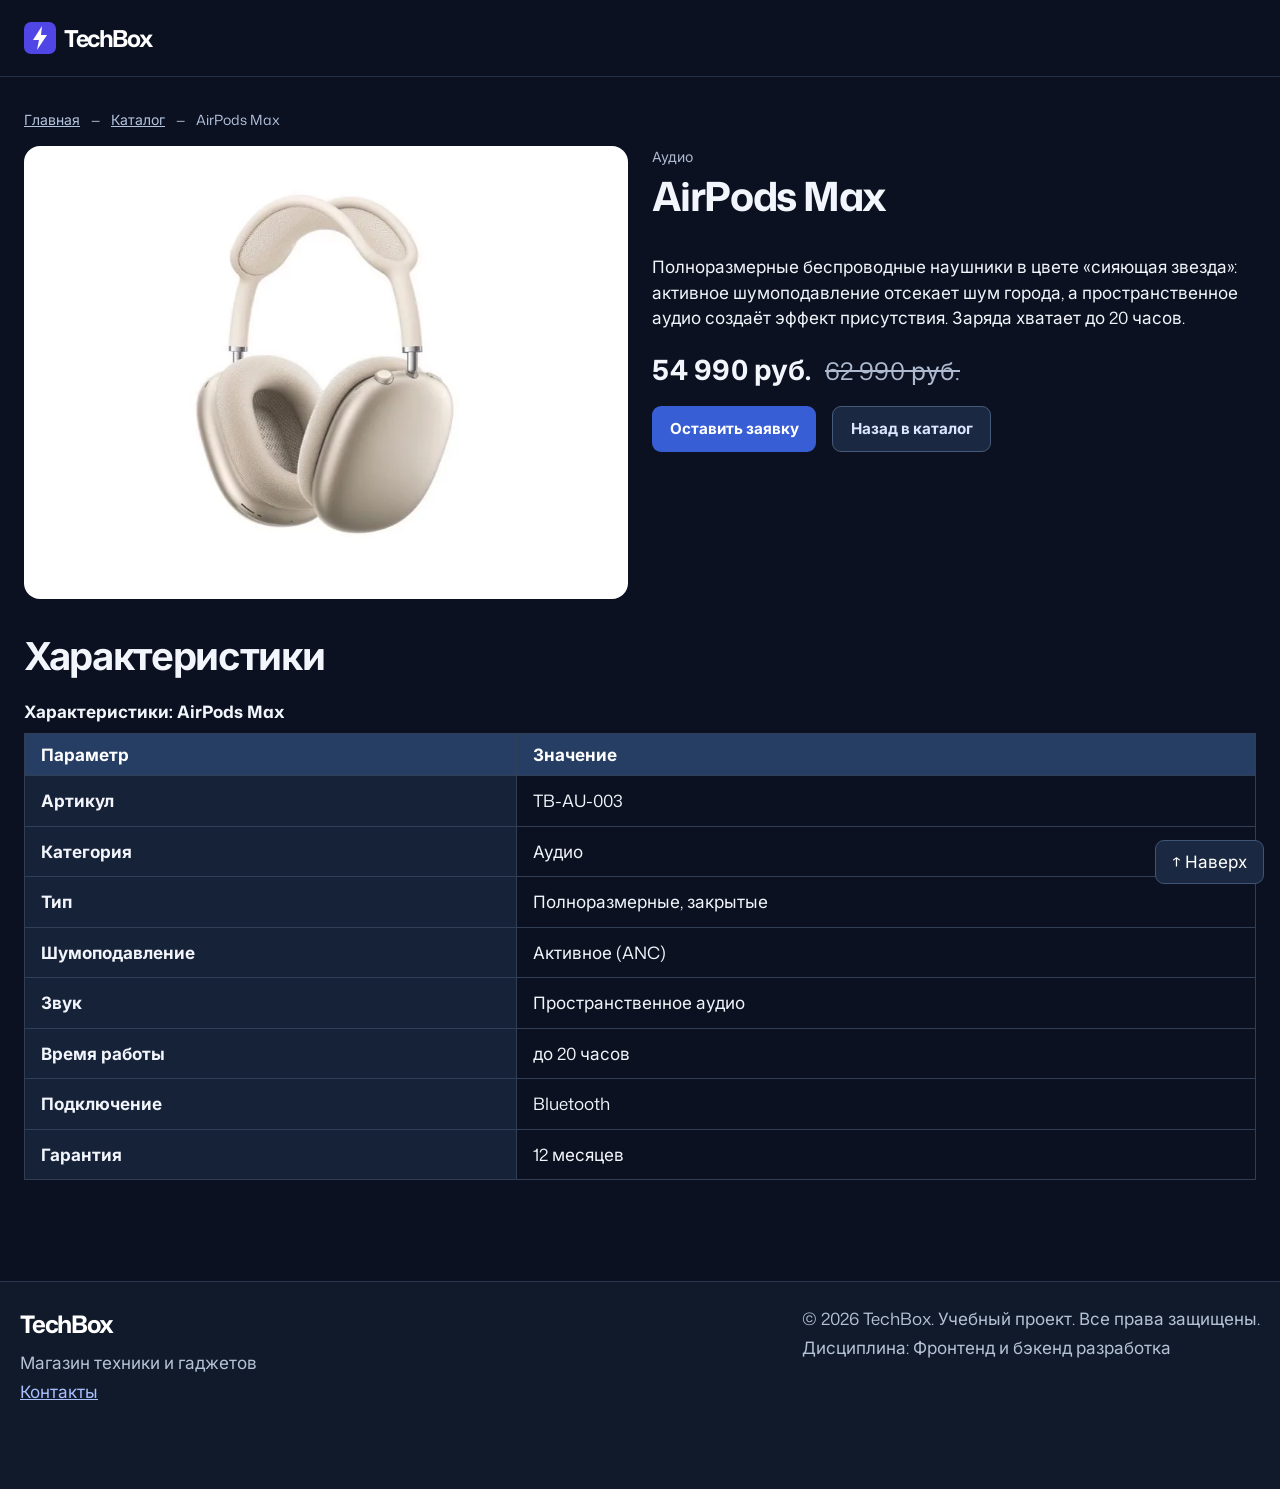
<file: product-3.html>
<!DOCTYPE html>
<html lang="ru">
<head>
  <meta charset="UTF-8">
  <meta name="viewport" content="width=device-width, initial-scale=1.0">
  <meta name="description" content="AirPods Max: описание, характеристики и цена в магазине TechBox.">
  <title>AirPods Max — TechBox</title>
  <link rel="icon" href="images/logo.svg" type="image/svg+xml">
  <link rel="stylesheet" href="css/style.css">
  <link rel="stylesheet" href="css/responsive.css">
  <link rel="stylesheet" href="css/design.css">
  <script src="js/data.js" defer></script>
  <script src="js/main.js" defer></script>
  <script src="js/catalog.js" defer></script>
  <script src="js/cart.js" defer></script>
</head>
<body>
  <a class="skip-link" href="#main">Перейти к основному содержимому</a>
  <header class="site-header">
    <div class="site-header__inner">
      <a class="site-header__logo" href="index.html">
        <img class="site-header__logo-image" src="images/logo.svg" alt="" width="28" height="28">
        TechBox
      </a>
      <details class="site-menu">
        <summary class="site-menu__toggle">
          <span class="site-menu__icon" aria-hidden="true"></span>
          <span>Меню</span>
        </summary>
        <nav class="site-nav" aria-label="Основная навигация">
          <ul class="site-nav__list">
            <li class="site-nav__item">
              <a class="site-nav__link" href="index.html">Главная</a>
            </li>
            <li class="site-nav__item">
              <a class="site-nav__link" href="catalog.html">Каталог</a>
            </li>
            <li class="site-nav__item">
              <a class="site-nav__link" href="order.html">Заявка</a>
            </li>
            <li class="site-nav__item">
              <a class="site-nav__link" href="contacts.html">Контакты</a>
            </li>
          <li class="site-nav__item"><a class="site-nav__link" href="cart.html">Корзина <span data-cart-count></span></a></li>
          </ul>
        </nav>
      </details>
    </div>
  </header>

  <main class="page" id="main" tabindex="-1">
    <nav class="breadcrumbs" aria-label="Хлебные крошки">
      <a class="breadcrumbs__link" href="index.html">Главная</a>
      <span class="breadcrumbs__separator" aria-hidden="true">—</span>
      <a class="breadcrumbs__link" href="catalog.html">Каталог</a>
      <span class="breadcrumbs__separator" aria-hidden="true">—</span>
      <span class="breadcrumbs__current">AirPods Max</span>
    </nav>

    <article class="product-detail">
      <picture>
              <source type="image/webp" srcset="images/product-3-400.webp 400w, images/product-3-800.webp 800w" sizes="(min-width: 1148px) 534px, (min-width: 768px) calc((100vw - 80px) / 2), calc(100vw - 32px)">
              <img class="product-detail__image" src="images/product-3-800.jpg" srcset="images/product-3-400.jpg 400w, images/product-3-800.jpg 800w" sizes="(min-width: 1148px) 534px, (min-width: 768px) calc((100vw - 80px) / 2), calc(100vw - 32px)" alt="AirPods Max" width="800" height="600" decoding="async">
            </picture>
      <div class="product-detail__info">
        <p class="product-detail__category">Аудио</p>
        <h1 class="product-detail__title">AirPods Max</h1>
        <p class="product-detail__description">Полноразмерные беспроводные наушники в цвете «сияющая звезда»: активное шумоподавление отсекает шум города, а пространственное аудио создаёт эффект присутствия. Заряда хватает до 20 часов.</p>
        <p class="product-detail__price">54&nbsp;990&nbsp;руб. <span class="product-detail__price-old">62&nbsp;990&nbsp;руб.</span></p>
        <div class="product-detail__actions">
          <a class="button button--primary" href="order.html?product=AirPods%20Max">Оставить заявку</a>
          <a class="button button--secondary" href="catalog.html">Назад в каталог</a>
        </div>
      </div>
    </article>

    <section class="section">
      <h2 class="section__title">Характеристики</h2>
      <div class="table-wrapper">
      <table class="product-table" role="table">
        <caption class="product-table__caption">Характеристики: AirPods Max</caption>
        <thead role="rowgroup">
          <tr role="row">
            <th class="product-table__head-cell" scope="col" role="columnheader">Параметр</th>
            <th class="product-table__head-cell" scope="col" role="columnheader">Значение</th>
          </tr>
        </thead>
        <tbody role="rowgroup">
          <tr class="product-table__row" role="row">
            <th class="product-table__row-head" scope="row" role="rowheader">Артикул</th>
            <td class="product-table__cell" role="cell">TB-AU-003</td>
          </tr>
          <tr class="product-table__row" role="row">
            <th class="product-table__row-head" scope="row" role="rowheader">Категория</th>
            <td class="product-table__cell" role="cell">Аудио</td>
          </tr>
          <tr class="product-table__row" role="row">
            <th class="product-table__row-head" scope="row" role="rowheader">Тип</th>
            <td class="product-table__cell" role="cell">Полноразмерные, закрытые</td>
          </tr>
          <tr class="product-table__row" role="row">
            <th class="product-table__row-head" scope="row" role="rowheader">Шумоподавление</th>
            <td class="product-table__cell" role="cell">Активное (ANC)</td>
          </tr>
          <tr class="product-table__row" role="row">
            <th class="product-table__row-head" scope="row" role="rowheader">Звук</th>
            <td class="product-table__cell" role="cell">Пространственное аудио</td>
          </tr>
          <tr class="product-table__row" role="row">
            <th class="product-table__row-head" scope="row" role="rowheader">Время работы</th>
            <td class="product-table__cell" role="cell">до 20 часов</td>
          </tr>
          <tr class="product-table__row" role="row">
            <th class="product-table__row-head" scope="row" role="rowheader">Подключение</th>
            <td class="product-table__cell" role="cell">Bluetooth</td>
          </tr>
          <tr class="product-table__row" role="row">
            <th class="product-table__row-head" scope="row" role="rowheader">Гарантия</th>
            <td class="product-table__cell" role="cell">12 месяцев</td>
          </tr>
        </tbody>
      </table>
      </div>
    </section>
  </main>

  <footer class="site-footer">
    <div class="site-footer__inner">
      <div class="site-footer__info">
        <p class="site-footer__title">TechBox</p>
        <p class="site-footer__text">Магазин техники и гаджетов</p>
        <p class="site-footer__text"><a class="site-footer__link" href="contacts.html">Контакты</a></p>
      </div>
      <div class="site-footer__copy">
        <p class="site-footer__text">&copy; 2026 TechBox. Учебный проект. Все права защищены.</p>
        <p class="site-footer__text">Дисциплина: Фронтенд и бэкенд разработка</p>
      </div>
    </div>
  </footer>

  <a class="to-top" href="#">&uarr; Наверх</a>
</body>
</html>
</file>
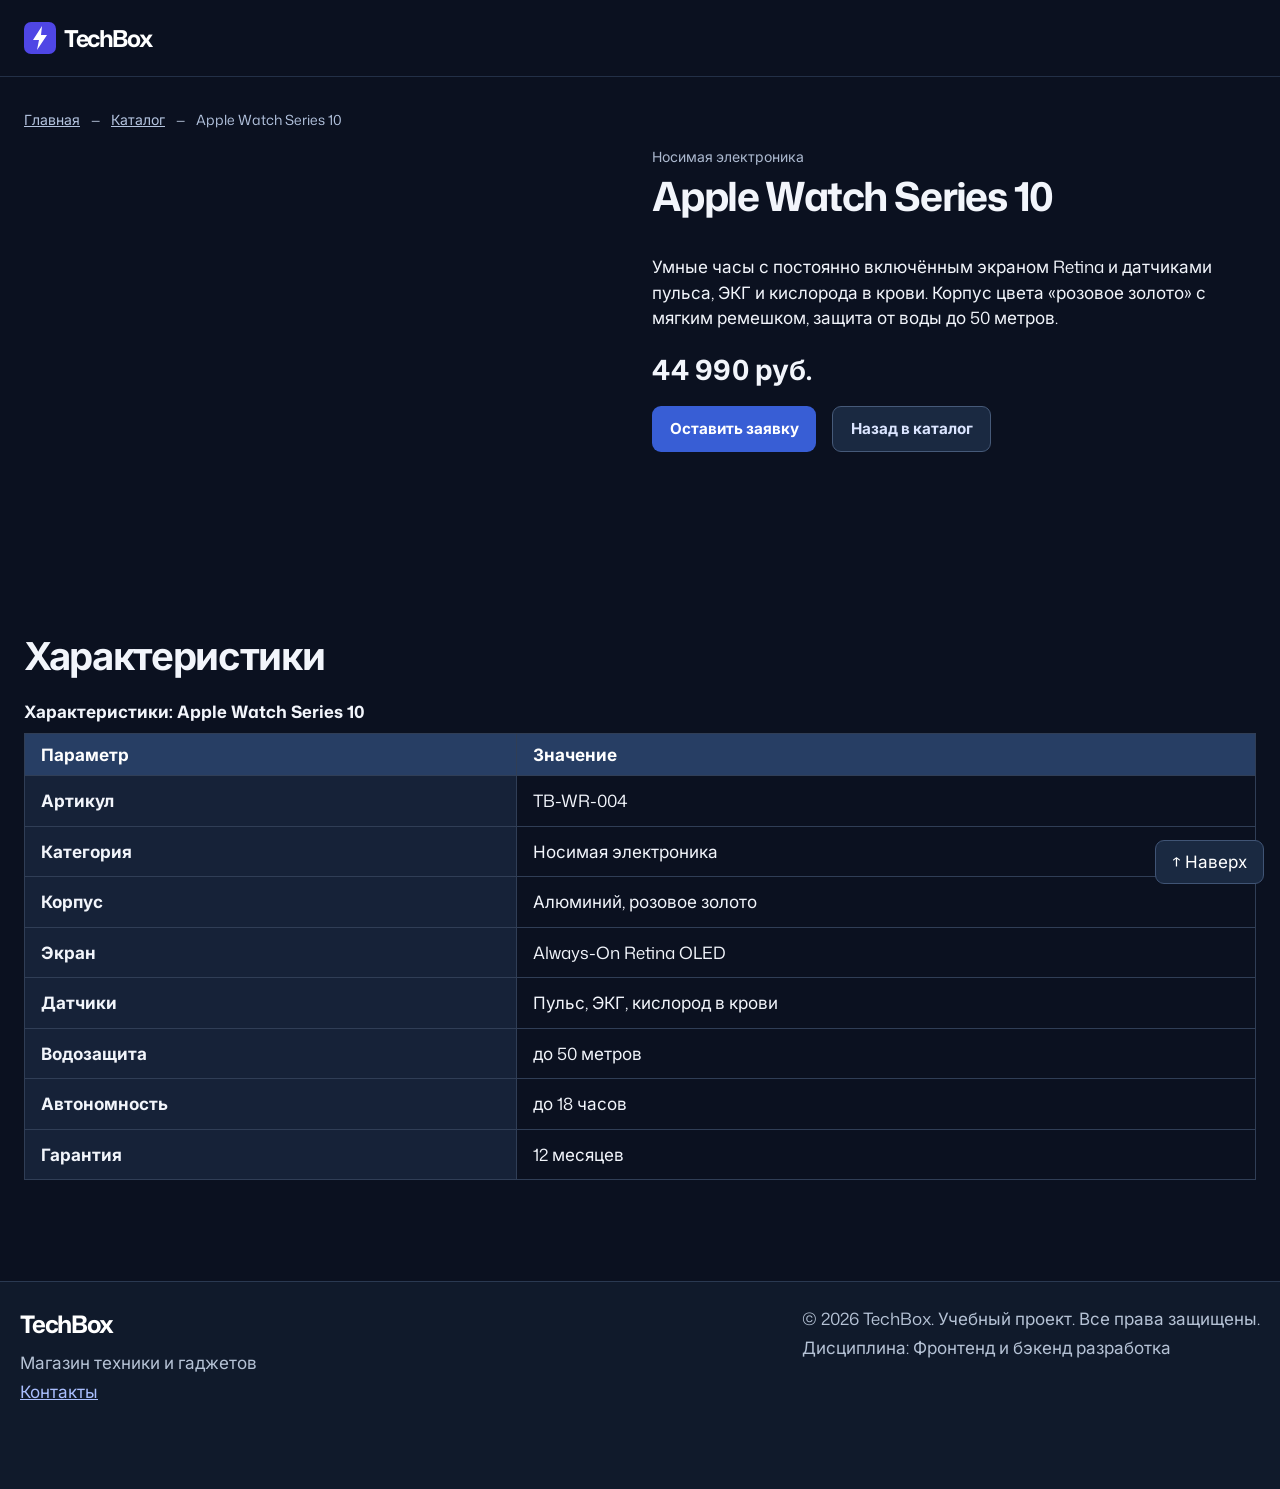
<file: product-4.html>
<!DOCTYPE html>
<html lang="ru">
<head>
  <meta charset="UTF-8">
  <meta name="viewport" content="width=device-width, initial-scale=1.0">
  <meta name="description" content="Apple Watch Series 10: описание, характеристики и цена в магазине TechBox.">
  <title>Apple Watch Series 10 — TechBox</title>
  <link rel="icon" href="images/logo.svg" type="image/svg+xml">
  <link rel="stylesheet" href="css/style.css">
  <link rel="stylesheet" href="css/responsive.css">
  <link rel="stylesheet" href="css/design.css">
  <script src="js/data.js" defer></script>
  <script src="js/main.js" defer></script>
  <script src="js/catalog.js" defer></script>
  <script src="js/cart.js" defer></script>
</head>
<body>
  <a class="skip-link" href="#main">Перейти к основному содержимому</a>
  <header class="site-header">
    <div class="site-header__inner">
      <a class="site-header__logo" href="index.html">
        <img class="site-header__logo-image" src="images/logo.svg" alt="" width="28" height="28">
        TechBox
      </a>
      <details class="site-menu">
        <summary class="site-menu__toggle">
          <span class="site-menu__icon" aria-hidden="true"></span>
          <span>Меню</span>
        </summary>
        <nav class="site-nav" aria-label="Основная навигация">
          <ul class="site-nav__list">
            <li class="site-nav__item">
              <a class="site-nav__link" href="index.html">Главная</a>
            </li>
            <li class="site-nav__item">
              <a class="site-nav__link" href="catalog.html">Каталог</a>
            </li>
            <li class="site-nav__item">
              <a class="site-nav__link" href="order.html">Заявка</a>
            </li>
            <li class="site-nav__item">
              <a class="site-nav__link" href="contacts.html">Контакты</a>
            </li>
          <li class="site-nav__item"><a class="site-nav__link" href="cart.html">Корзина <span data-cart-count></span></a></li>
          </ul>
        </nav>
      </details>
    </div>
  </header>

  <main class="page" id="main" tabindex="-1">
    <nav class="breadcrumbs" aria-label="Хлебные крошки">
      <a class="breadcrumbs__link" href="index.html">Главная</a>
      <span class="breadcrumbs__separator" aria-hidden="true">—</span>
      <a class="breadcrumbs__link" href="catalog.html">Каталог</a>
      <span class="breadcrumbs__separator" aria-hidden="true">—</span>
      <span class="breadcrumbs__current">Apple Watch Series 10</span>
    </nav>

    <article class="product-detail">
      <picture>
              <source type="image/webp" srcset="images/product-4-400.webp 400w, images/product-4-800.webp 800w" sizes="(min-width: 1148px) 534px, (min-width: 768px) calc((100vw - 80px) / 2), calc(100vw - 32px)">
              <img class="product-detail__image" src="images/product-4-800.jpg" srcset="images/product-4-400.jpg 400w, images/product-4-800.jpg 800w" sizes="(min-width: 1148px) 534px, (min-width: 768px) calc((100vw - 80px) / 2), calc(100vw - 32px)" alt="Apple Watch Series 10" width="800" height="600" decoding="async">
            </picture>
      <div class="product-detail__info">
        <p class="product-detail__category">Носимая электроника</p>
        <h1 class="product-detail__title">Apple Watch Series 10</h1>
        <p class="product-detail__description">Умные часы с постоянно включённым экраном Retina и датчиками пульса, ЭКГ и кислорода в крови. Корпус цвета «розовое золото» с мягким ремешком, защита от воды до 50 метров.</p>
        <p class="product-detail__price">44&nbsp;990&nbsp;руб.</p>
        <div class="product-detail__actions">
          <a class="button button--primary" href="order.html?product=Apple%20Watch%20Series%2010">Оставить заявку</a>
          <a class="button button--secondary" href="catalog.html">Назад в каталог</a>
        </div>
      </div>
    </article>

    <section class="section">
      <h2 class="section__title">Характеристики</h2>
      <div class="table-wrapper">
      <table class="product-table" role="table">
        <caption class="product-table__caption">Характеристики: Apple Watch Series 10</caption>
        <thead role="rowgroup">
          <tr role="row">
            <th class="product-table__head-cell" scope="col" role="columnheader">Параметр</th>
            <th class="product-table__head-cell" scope="col" role="columnheader">Значение</th>
          </tr>
        </thead>
        <tbody role="rowgroup">
          <tr class="product-table__row" role="row">
            <th class="product-table__row-head" scope="row" role="rowheader">Артикул</th>
            <td class="product-table__cell" role="cell">TB-WR-004</td>
          </tr>
          <tr class="product-table__row" role="row">
            <th class="product-table__row-head" scope="row" role="rowheader">Категория</th>
            <td class="product-table__cell" role="cell">Носимая электроника</td>
          </tr>
          <tr class="product-table__row" role="row">
            <th class="product-table__row-head" scope="row" role="rowheader">Корпус</th>
            <td class="product-table__cell" role="cell">Алюминий, розовое золото</td>
          </tr>
          <tr class="product-table__row" role="row">
            <th class="product-table__row-head" scope="row" role="rowheader">Экран</th>
            <td class="product-table__cell" role="cell">Always-On Retina OLED</td>
          </tr>
          <tr class="product-table__row" role="row">
            <th class="product-table__row-head" scope="row" role="rowheader">Датчики</th>
            <td class="product-table__cell" role="cell">Пульс, ЭКГ, кислород в крови</td>
          </tr>
          <tr class="product-table__row" role="row">
            <th class="product-table__row-head" scope="row" role="rowheader">Водозащита</th>
            <td class="product-table__cell" role="cell">до 50 метров</td>
          </tr>
          <tr class="product-table__row" role="row">
            <th class="product-table__row-head" scope="row" role="rowheader">Автономность</th>
            <td class="product-table__cell" role="cell">до 18 часов</td>
          </tr>
          <tr class="product-table__row" role="row">
            <th class="product-table__row-head" scope="row" role="rowheader">Гарантия</th>
            <td class="product-table__cell" role="cell">12 месяцев</td>
          </tr>
        </tbody>
      </table>
      </div>
    </section>
  </main>

  <footer class="site-footer">
    <div class="site-footer__inner">
      <div class="site-footer__info">
        <p class="site-footer__title">TechBox</p>
        <p class="site-footer__text">Магазин техники и гаджетов</p>
        <p class="site-footer__text"><a class="site-footer__link" href="contacts.html">Контакты</a></p>
      </div>
      <div class="site-footer__copy">
        <p class="site-footer__text">&copy; 2026 TechBox. Учебный проект. Все права защищены.</p>
        <p class="site-footer__text">Дисциплина: Фронтенд и бэкенд разработка</p>
      </div>
    </div>
  </footer>

  <a class="to-top" href="#">&uarr; Наверх</a>
</body>
</html>
</file>
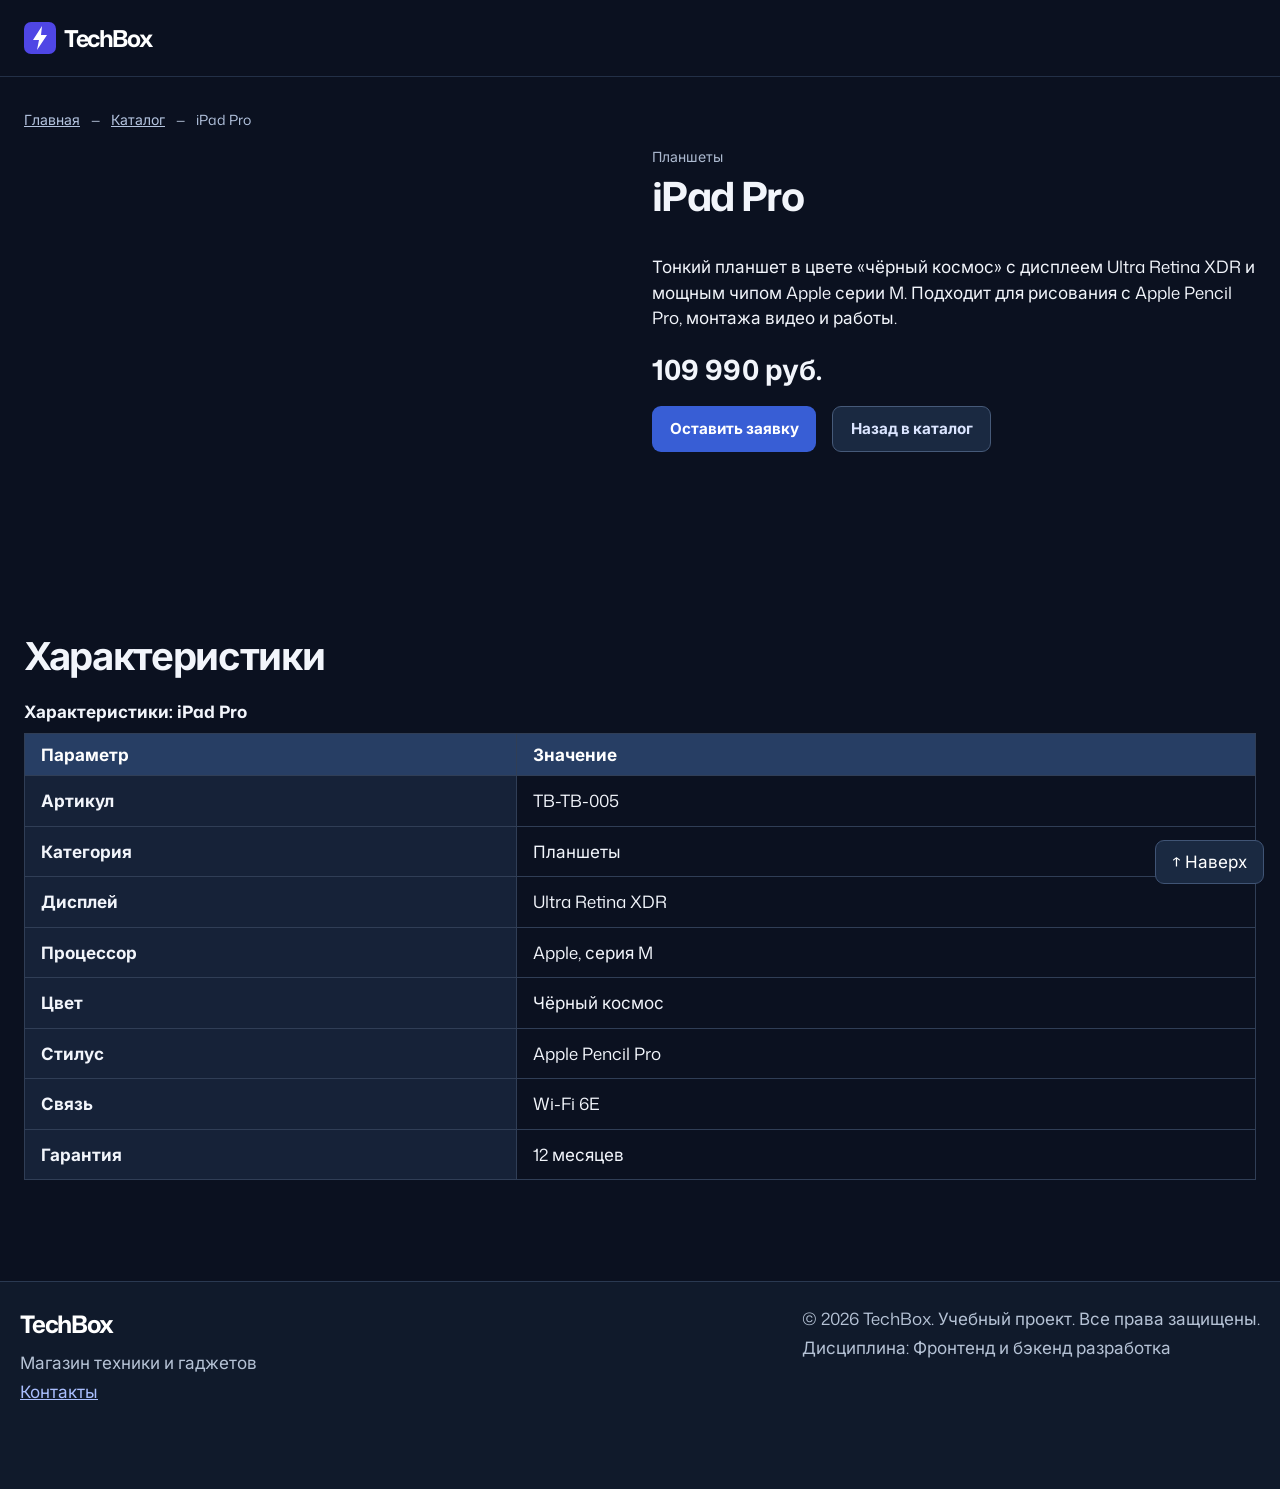
<file: product-5.html>
<!DOCTYPE html>
<html lang="ru">
<head>
  <meta charset="UTF-8">
  <meta name="viewport" content="width=device-width, initial-scale=1.0">
  <meta name="description" content="iPad Pro: описание, характеристики и цена в магазине TechBox.">
  <title>iPad Pro — TechBox</title>
  <link rel="icon" href="images/logo.svg" type="image/svg+xml">
  <link rel="stylesheet" href="css/style.css">
  <link rel="stylesheet" href="css/responsive.css">
  <link rel="stylesheet" href="css/design.css">
  <script src="js/data.js" defer></script>
  <script src="js/main.js" defer></script>
  <script src="js/catalog.js" defer></script>
  <script src="js/cart.js" defer></script>
</head>
<body>
  <a class="skip-link" href="#main">Перейти к основному содержимому</a>
  <header class="site-header">
    <div class="site-header__inner">
      <a class="site-header__logo" href="index.html">
        <img class="site-header__logo-image" src="images/logo.svg" alt="" width="28" height="28">
        TechBox
      </a>
      <details class="site-menu">
        <summary class="site-menu__toggle">
          <span class="site-menu__icon" aria-hidden="true"></span>
          <span>Меню</span>
        </summary>
        <nav class="site-nav" aria-label="Основная навигация">
          <ul class="site-nav__list">
            <li class="site-nav__item">
              <a class="site-nav__link" href="index.html">Главная</a>
            </li>
            <li class="site-nav__item">
              <a class="site-nav__link" href="catalog.html">Каталог</a>
            </li>
            <li class="site-nav__item">
              <a class="site-nav__link" href="order.html">Заявка</a>
            </li>
            <li class="site-nav__item">
              <a class="site-nav__link" href="contacts.html">Контакты</a>
            </li>
          <li class="site-nav__item"><a class="site-nav__link" href="cart.html">Корзина <span data-cart-count></span></a></li>
          </ul>
        </nav>
      </details>
    </div>
  </header>

  <main class="page" id="main" tabindex="-1">
    <nav class="breadcrumbs" aria-label="Хлебные крошки">
      <a class="breadcrumbs__link" href="index.html">Главная</a>
      <span class="breadcrumbs__separator" aria-hidden="true">—</span>
      <a class="breadcrumbs__link" href="catalog.html">Каталог</a>
      <span class="breadcrumbs__separator" aria-hidden="true">—</span>
      <span class="breadcrumbs__current">iPad Pro</span>
    </nav>

    <article class="product-detail">
      <picture>
              <source type="image/webp" srcset="images/product-5-400.webp 400w, images/product-5-800.webp 800w" sizes="(min-width: 1148px) 534px, (min-width: 768px) calc((100vw - 80px) / 2), calc(100vw - 32px)">
              <img class="product-detail__image" src="images/product-5-800.jpg" srcset="images/product-5-400.jpg 400w, images/product-5-800.jpg 800w" sizes="(min-width: 1148px) 534px, (min-width: 768px) calc((100vw - 80px) / 2), calc(100vw - 32px)" alt="iPad Pro" width="800" height="600" decoding="async">
            </picture>
      <div class="product-detail__info">
        <p class="product-detail__category">Планшеты</p>
        <h1 class="product-detail__title">iPad Pro</h1>
        <p class="product-detail__description">Тонкий планшет в цвете «чёрный космос» с дисплеем Ultra Retina XDR и мощным чипом Apple серии M. Подходит для рисования с Apple Pencil Pro, монтажа видео и работы.</p>
        <p class="product-detail__price">109&nbsp;990&nbsp;руб.</p>
        <div class="product-detail__actions">
          <a class="button button--primary" href="order.html?product=iPad%20Pro">Оставить заявку</a>
          <a class="button button--secondary" href="catalog.html">Назад в каталог</a>
        </div>
      </div>
    </article>

    <section class="section">
      <h2 class="section__title">Характеристики</h2>
      <div class="table-wrapper">
      <table class="product-table" role="table">
        <caption class="product-table__caption">Характеристики: iPad Pro</caption>
        <thead role="rowgroup">
          <tr role="row">
            <th class="product-table__head-cell" scope="col" role="columnheader">Параметр</th>
            <th class="product-table__head-cell" scope="col" role="columnheader">Значение</th>
          </tr>
        </thead>
        <tbody role="rowgroup">
          <tr class="product-table__row" role="row">
            <th class="product-table__row-head" scope="row" role="rowheader">Артикул</th>
            <td class="product-table__cell" role="cell">TB-TB-005</td>
          </tr>
          <tr class="product-table__row" role="row">
            <th class="product-table__row-head" scope="row" role="rowheader">Категория</th>
            <td class="product-table__cell" role="cell">Планшеты</td>
          </tr>
          <tr class="product-table__row" role="row">
            <th class="product-table__row-head" scope="row" role="rowheader">Дисплей</th>
            <td class="product-table__cell" role="cell">Ultra Retina XDR</td>
          </tr>
          <tr class="product-table__row" role="row">
            <th class="product-table__row-head" scope="row" role="rowheader">Процессор</th>
            <td class="product-table__cell" role="cell">Apple, серия M</td>
          </tr>
          <tr class="product-table__row" role="row">
            <th class="product-table__row-head" scope="row" role="rowheader">Цвет</th>
            <td class="product-table__cell" role="cell">Чёрный космос</td>
          </tr>
          <tr class="product-table__row" role="row">
            <th class="product-table__row-head" scope="row" role="rowheader">Стилус</th>
            <td class="product-table__cell" role="cell">Apple Pencil Pro</td>
          </tr>
          <tr class="product-table__row" role="row">
            <th class="product-table__row-head" scope="row" role="rowheader">Связь</th>
            <td class="product-table__cell" role="cell">Wi-Fi 6E</td>
          </tr>
          <tr class="product-table__row" role="row">
            <th class="product-table__row-head" scope="row" role="rowheader">Гарантия</th>
            <td class="product-table__cell" role="cell">12 месяцев</td>
          </tr>
        </tbody>
      </table>
      </div>
    </section>
  </main>

  <footer class="site-footer">
    <div class="site-footer__inner">
      <div class="site-footer__info">
        <p class="site-footer__title">TechBox</p>
        <p class="site-footer__text">Магазин техники и гаджетов</p>
        <p class="site-footer__text"><a class="site-footer__link" href="contacts.html">Контакты</a></p>
      </div>
      <div class="site-footer__copy">
        <p class="site-footer__text">&copy; 2026 TechBox. Учебный проект. Все права защищены.</p>
        <p class="site-footer__text">Дисциплина: Фронтенд и бэкенд разработка</p>
      </div>
    </div>
  </footer>

  <a class="to-top" href="#">&uarr; Наверх</a>
</body>
</html>
</file>
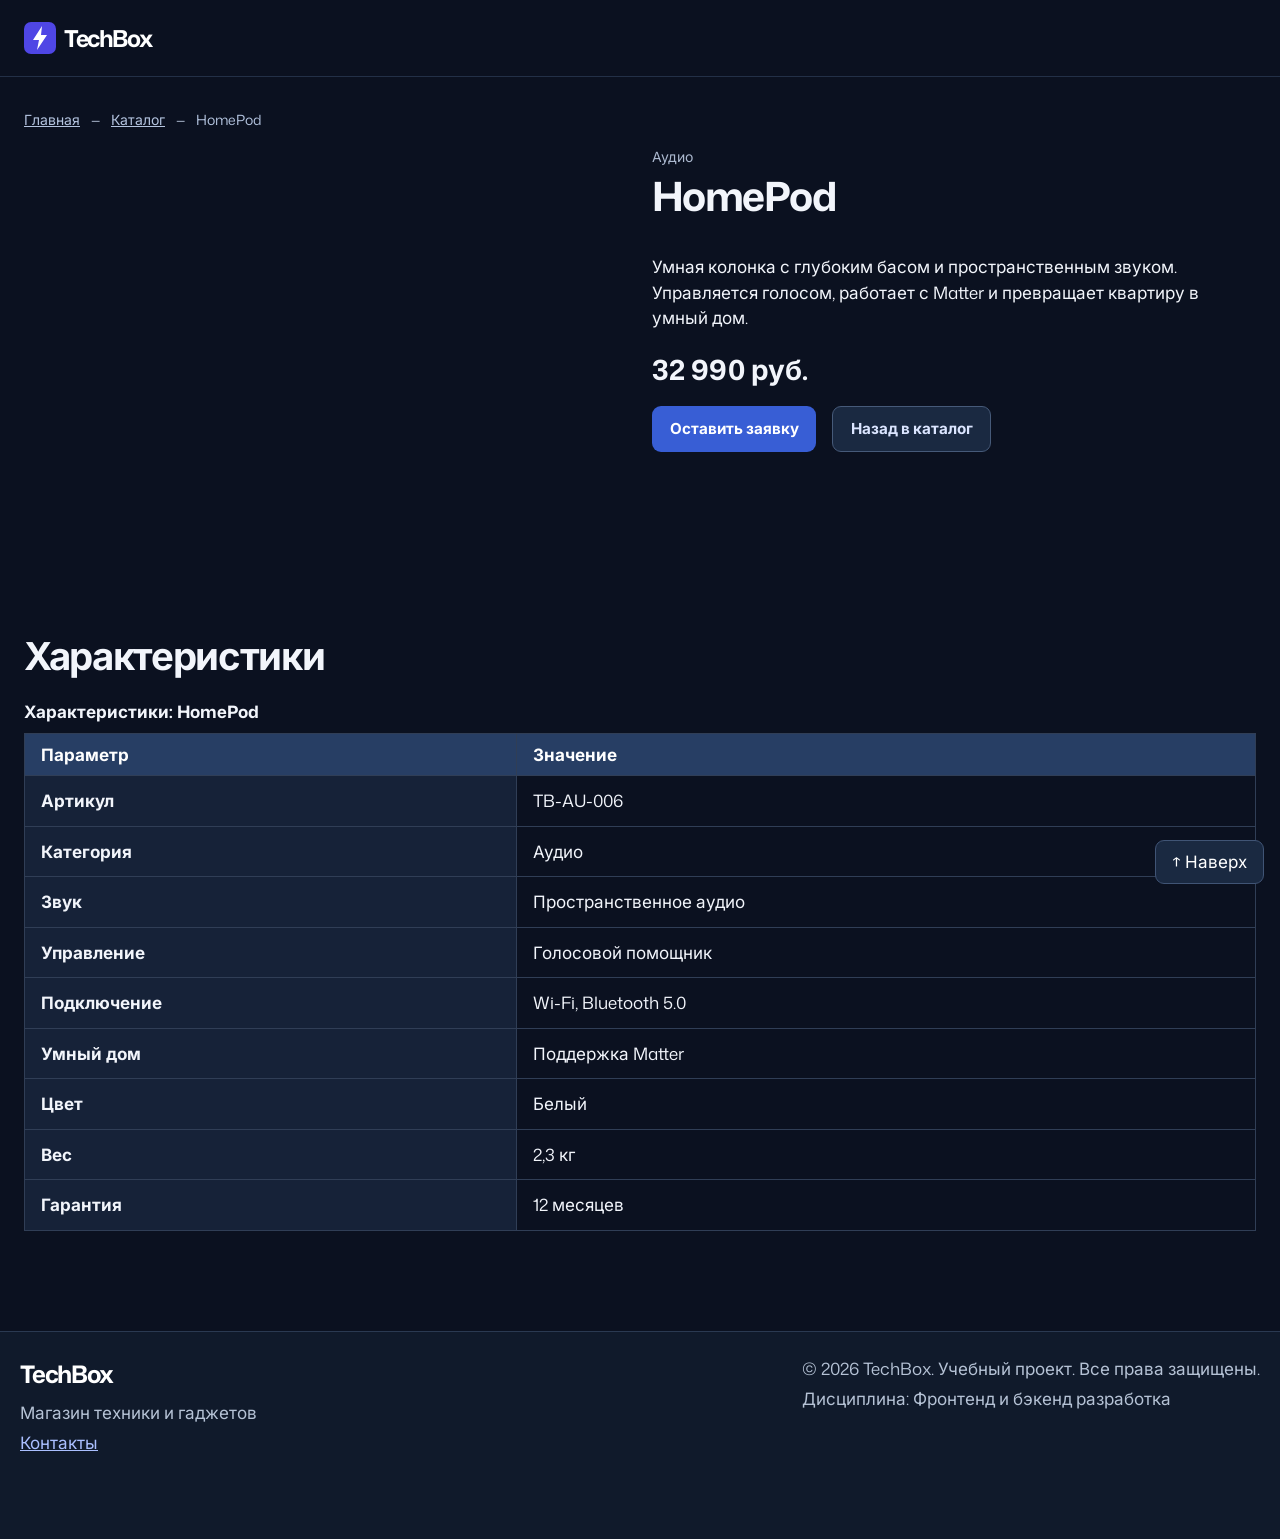
<file: product-6.html>
<!DOCTYPE html>
<html lang="ru">
<head>
  <meta charset="UTF-8">
  <meta name="viewport" content="width=device-width, initial-scale=1.0">
  <meta name="description" content="HomePod: описание, характеристики и цена в магазине TechBox.">
  <title>HomePod — TechBox</title>
  <link rel="icon" href="images/logo.svg" type="image/svg+xml">
  <link rel="stylesheet" href="css/style.css">
  <link rel="stylesheet" href="css/responsive.css">
  <link rel="stylesheet" href="css/design.css">
  <script src="js/data.js" defer></script>
  <script src="js/main.js" defer></script>
  <script src="js/catalog.js" defer></script>
  <script src="js/cart.js" defer></script>
</head>
<body>
  <a class="skip-link" href="#main">Перейти к основному содержимому</a>
  <header class="site-header">
    <div class="site-header__inner">
      <a class="site-header__logo" href="index.html">
        <img class="site-header__logo-image" src="images/logo.svg" alt="" width="28" height="28">
        TechBox
      </a>
      <details class="site-menu">
        <summary class="site-menu__toggle">
          <span class="site-menu__icon" aria-hidden="true"></span>
          <span>Меню</span>
        </summary>
        <nav class="site-nav" aria-label="Основная навигация">
          <ul class="site-nav__list">
            <li class="site-nav__item">
              <a class="site-nav__link" href="index.html">Главная</a>
            </li>
            <li class="site-nav__item">
              <a class="site-nav__link" href="catalog.html">Каталог</a>
            </li>
            <li class="site-nav__item">
              <a class="site-nav__link" href="order.html">Заявка</a>
            </li>
            <li class="site-nav__item">
              <a class="site-nav__link" href="contacts.html">Контакты</a>
            </li>
          <li class="site-nav__item"><a class="site-nav__link" href="cart.html">Корзина <span data-cart-count></span></a></li>
          </ul>
        </nav>
      </details>
    </div>
  </header>

  <main class="page" id="main" tabindex="-1">
    <nav class="breadcrumbs" aria-label="Хлебные крошки">
      <a class="breadcrumbs__link" href="index.html">Главная</a>
      <span class="breadcrumbs__separator" aria-hidden="true">—</span>
      <a class="breadcrumbs__link" href="catalog.html">Каталог</a>
      <span class="breadcrumbs__separator" aria-hidden="true">—</span>
      <span class="breadcrumbs__current">HomePod</span>
    </nav>

    <article class="product-detail">
      <picture>
              <source type="image/webp" srcset="images/product-6-400.webp 400w, images/product-6-800.webp 800w" sizes="(min-width: 1148px) 534px, (min-width: 768px) calc((100vw - 80px) / 2), calc(100vw - 32px)">
              <img class="product-detail__image" src="images/product-6-800.jpg" srcset="images/product-6-400.jpg 400w, images/product-6-800.jpg 800w" sizes="(min-width: 1148px) 534px, (min-width: 768px) calc((100vw - 80px) / 2), calc(100vw - 32px)" alt="HomePod" width="800" height="600" decoding="async">
            </picture>
      <div class="product-detail__info">
        <p class="product-detail__category">Аудио</p>
        <h1 class="product-detail__title">HomePod</h1>
        <p class="product-detail__description">Умная колонка с глубоким басом и пространственным звуком. Управляется голосом, работает с Matter и превращает квартиру в умный дом.</p>
        <p class="product-detail__price">32&nbsp;990&nbsp;руб.</p>
        <div class="product-detail__actions">
          <a class="button button--primary" href="order.html?product=HomePod">Оставить заявку</a>
          <a class="button button--secondary" href="catalog.html">Назад в каталог</a>
        </div>
      </div>
    </article>

    <section class="section">
      <h2 class="section__title">Характеристики</h2>
      <div class="table-wrapper">
      <table class="product-table" role="table">
        <caption class="product-table__caption">Характеристики: HomePod</caption>
        <thead role="rowgroup">
          <tr role="row">
            <th class="product-table__head-cell" scope="col" role="columnheader">Параметр</th>
            <th class="product-table__head-cell" scope="col" role="columnheader">Значение</th>
          </tr>
        </thead>
        <tbody role="rowgroup">
          <tr class="product-table__row" role="row">
            <th class="product-table__row-head" scope="row" role="rowheader">Артикул</th>
            <td class="product-table__cell" role="cell">TB-AU-006</td>
          </tr>
          <tr class="product-table__row" role="row">
            <th class="product-table__row-head" scope="row" role="rowheader">Категория</th>
            <td class="product-table__cell" role="cell">Аудио</td>
          </tr>
          <tr class="product-table__row" role="row">
            <th class="product-table__row-head" scope="row" role="rowheader">Звук</th>
            <td class="product-table__cell" role="cell">Пространственное аудио</td>
          </tr>
          <tr class="product-table__row" role="row">
            <th class="product-table__row-head" scope="row" role="rowheader">Управление</th>
            <td class="product-table__cell" role="cell">Голосовой помощник</td>
          </tr>
          <tr class="product-table__row" role="row">
            <th class="product-table__row-head" scope="row" role="rowheader">Подключение</th>
            <td class="product-table__cell" role="cell">Wi-Fi, Bluetooth 5.0</td>
          </tr>
          <tr class="product-table__row" role="row">
            <th class="product-table__row-head" scope="row" role="rowheader">Умный дом</th>
            <td class="product-table__cell" role="cell">Поддержка Matter</td>
          </tr>
          <tr class="product-table__row" role="row">
            <th class="product-table__row-head" scope="row" role="rowheader">Цвет</th>
            <td class="product-table__cell" role="cell">Белый</td>
          </tr>
          <tr class="product-table__row" role="row">
            <th class="product-table__row-head" scope="row" role="rowheader">Вес</th>
            <td class="product-table__cell" role="cell">2,3 кг</td>
          </tr>
          <tr class="product-table__row" role="row">
            <th class="product-table__row-head" scope="row" role="rowheader">Гарантия</th>
            <td class="product-table__cell" role="cell">12 месяцев</td>
          </tr>
        </tbody>
      </table>
      </div>
    </section>
  </main>

  <footer class="site-footer">
    <div class="site-footer__inner">
      <div class="site-footer__info">
        <p class="site-footer__title">TechBox</p>
        <p class="site-footer__text">Магазин техники и гаджетов</p>
        <p class="site-footer__text"><a class="site-footer__link" href="contacts.html">Контакты</a></p>
      </div>
      <div class="site-footer__copy">
        <p class="site-footer__text">&copy; 2026 TechBox. Учебный проект. Все права защищены.</p>
        <p class="site-footer__text">Дисциплина: Фронтенд и бэкенд разработка</p>
      </div>
    </div>
  </footer>

  <a class="to-top" href="#">&uarr; Наверх</a>
</body>
</html>
</file>
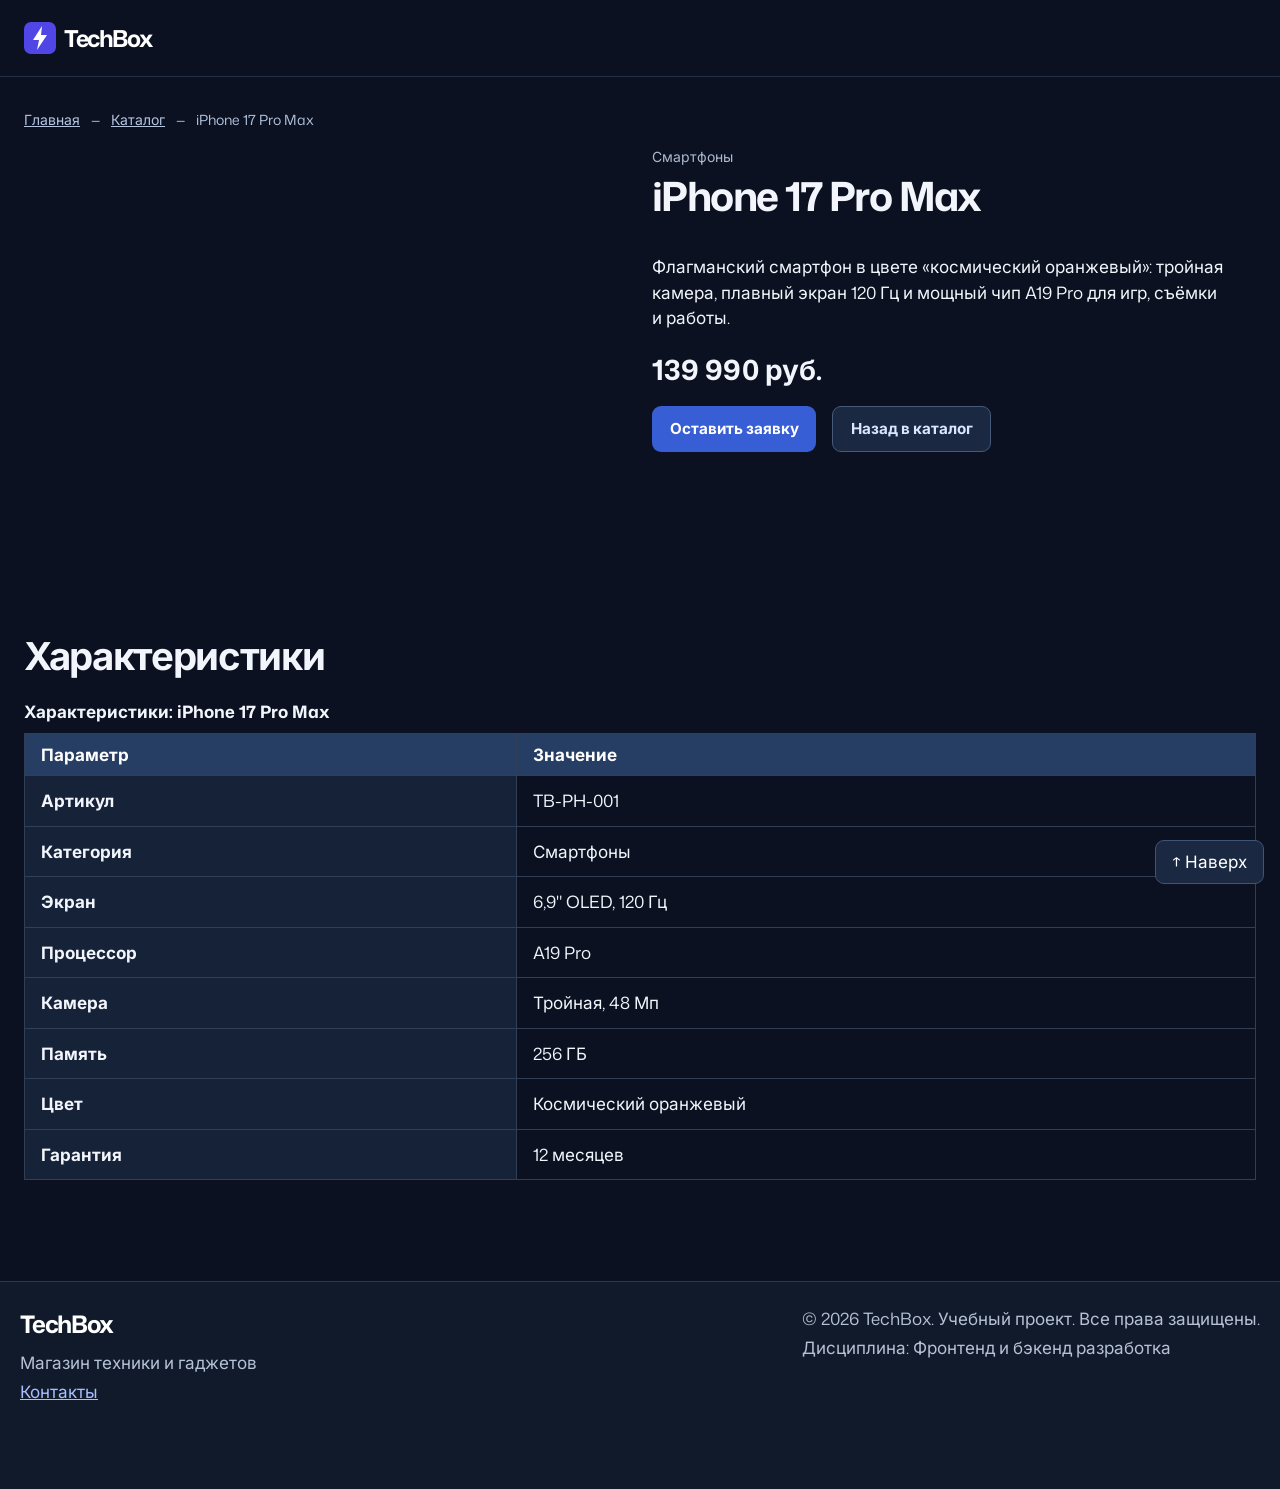
<file: product.html>
<!DOCTYPE html>
<html lang="ru">
<head>
  <meta charset="UTF-8">
  <meta name="viewport" content="width=device-width, initial-scale=1.0">
  <meta name="description" content="iPhone 17 Pro Max: описание, характеристики и цена в магазине TechBox.">
  <title>iPhone 17 Pro Max — TechBox</title>
  <link rel="icon" href="images/logo.svg" type="image/svg+xml">
  <link rel="stylesheet" href="css/style.css">
  <link rel="stylesheet" href="css/responsive.css">
  <link rel="stylesheet" href="css/design.css">
  <script src="js/data.js" defer></script>
  <script src="js/main.js" defer></script>
  <script src="js/catalog.js" defer></script>
  <script src="js/cart.js" defer></script>
</head>
<body>
  <a class="skip-link" href="#main">Перейти к основному содержимому</a>
  <header class="site-header">
    <div class="site-header__inner">
      <a class="site-header__logo" href="index.html">
        <img class="site-header__logo-image" src="images/logo.svg" alt="" width="28" height="28">
        TechBox
      </a>
      <details class="site-menu">
        <summary class="site-menu__toggle">
          <span class="site-menu__icon" aria-hidden="true"></span>
          <span>Меню</span>
        </summary>
        <nav class="site-nav" aria-label="Основная навигация">
          <ul class="site-nav__list">
            <li class="site-nav__item">
              <a class="site-nav__link" href="index.html">Главная</a>
            </li>
            <li class="site-nav__item">
              <a class="site-nav__link" href="catalog.html">Каталог</a>
            </li>
            <li class="site-nav__item">
              <a class="site-nav__link" href="order.html">Заявка</a>
            </li>
            <li class="site-nav__item">
              <a class="site-nav__link" href="contacts.html">Контакты</a>
            </li>
          <li class="site-nav__item"><a class="site-nav__link" href="cart.html">Корзина <span data-cart-count></span></a></li>
          </ul>
        </nav>
      </details>
    </div>
  </header>

  <main class="page" id="main" tabindex="-1">
    <nav class="breadcrumbs" aria-label="Хлебные крошки">
      <a class="breadcrumbs__link" href="index.html">Главная</a>
      <span class="breadcrumbs__separator" aria-hidden="true">—</span>
      <a class="breadcrumbs__link" href="catalog.html">Каталог</a>
      <span class="breadcrumbs__separator" aria-hidden="true">—</span>
      <span class="breadcrumbs__current">iPhone 17 Pro Max</span>
    </nav>

    <article class="product-detail">
      <picture>
              <source type="image/webp" srcset="images/product-1-400.webp 400w, images/product-1-800.webp 800w" sizes="(min-width: 1148px) 534px, (min-width: 768px) calc((100vw - 80px) / 2), calc(100vw - 32px)">
              <img class="product-detail__image" src="images/product-1-800.jpg" srcset="images/product-1-400.jpg 400w, images/product-1-800.jpg 800w" sizes="(min-width: 1148px) 534px, (min-width: 768px) calc((100vw - 80px) / 2), calc(100vw - 32px)" alt="iPhone 17 Pro Max" width="800" height="600" decoding="async">
            </picture>
      <div class="product-detail__info">
        <p class="product-detail__category">Смартфоны</p>
        <h1 class="product-detail__title">iPhone 17 Pro Max</h1>
        <p class="product-detail__description">Флагманский смартфон в цвете «космический оранжевый»: тройная камера, плавный экран 120 Гц и мощный чип A19 Pro для игр, съёмки и работы.</p>
        <p class="product-detail__price">139&nbsp;990&nbsp;руб.</p>
        <div class="product-detail__actions">
          <a class="button button--primary" href="order.html?product=iPhone%2017%20Pro%20Max">Оставить заявку</a>
          <a class="button button--secondary" href="catalog.html">Назад в каталог</a>
        </div>
      </div>
    </article>

    <section class="section">
      <h2 class="section__title">Характеристики</h2>
      <div class="table-wrapper">
      <table class="product-table" role="table">
        <caption class="product-table__caption">Характеристики: iPhone 17 Pro Max</caption>
        <thead role="rowgroup">
          <tr role="row">
            <th class="product-table__head-cell" scope="col" role="columnheader">Параметр</th>
            <th class="product-table__head-cell" scope="col" role="columnheader">Значение</th>
          </tr>
        </thead>
        <tbody role="rowgroup">
          <tr class="product-table__row" role="row">
            <th class="product-table__row-head" scope="row" role="rowheader">Артикул</th>
            <td class="product-table__cell" role="cell">TB-PH-001</td>
          </tr>
          <tr class="product-table__row" role="row">
            <th class="product-table__row-head" scope="row" role="rowheader">Категория</th>
            <td class="product-table__cell" role="cell">Смартфоны</td>
          </tr>
          <tr class="product-table__row" role="row">
            <th class="product-table__row-head" scope="row" role="rowheader">Экран</th>
            <td class="product-table__cell" role="cell">6,9" OLED, 120 Гц</td>
          </tr>
          <tr class="product-table__row" role="row">
            <th class="product-table__row-head" scope="row" role="rowheader">Процессор</th>
            <td class="product-table__cell" role="cell">A19 Pro</td>
          </tr>
          <tr class="product-table__row" role="row">
            <th class="product-table__row-head" scope="row" role="rowheader">Камера</th>
            <td class="product-table__cell" role="cell">Тройная, 48 Мп</td>
          </tr>
          <tr class="product-table__row" role="row">
            <th class="product-table__row-head" scope="row" role="rowheader">Память</th>
            <td class="product-table__cell" role="cell">256 ГБ</td>
          </tr>
          <tr class="product-table__row" role="row">
            <th class="product-table__row-head" scope="row" role="rowheader">Цвет</th>
            <td class="product-table__cell" role="cell">Космический оранжевый</td>
          </tr>
          <tr class="product-table__row" role="row">
            <th class="product-table__row-head" scope="row" role="rowheader">Гарантия</th>
            <td class="product-table__cell" role="cell">12 месяцев</td>
          </tr>
        </tbody>
      </table>
      </div>
    </section>
  </main>

  <footer class="site-footer">
    <div class="site-footer__inner">
      <div class="site-footer__info">
        <p class="site-footer__title">TechBox</p>
        <p class="site-footer__text">Магазин техники и гаджетов</p>
        <p class="site-footer__text"><a class="site-footer__link" href="contacts.html">Контакты</a></p>
      </div>
      <div class="site-footer__copy">
        <p class="site-footer__text">&copy; 2026 TechBox. Учебный проект. Все права защищены.</p>
        <p class="site-footer__text">Дисциплина: Фронтенд и бэкенд разработка</p>
      </div>
    </div>
  </footer>

  <a class="to-top" href="#">&uarr; Наверх</a>
</body>
</html>
</file>
<file: css/style.css>
/* ===============================
   1. Переменные проекта
   =============================== */
:root {
  /* Основные цвета проекта */
  --color-bg: #ffffff;
  --color-text: #222222;
  --color-muted: #666666;
  --color-primary: #4f46e5;
  --color-primary-dark: #3730a3;
  --color-border: #dddddd;
  --color-surface: #f7f7f7;
  --color-surface-accent: #eef2ff;
  --color-danger: #b00020;
  --color-success: #137a29;
  --color-success-bg: #eefaf0;
  --color-hit: #b45309;
  --color-white: #ffffff;

  /* Отступы */
  --space-xs: 4px;
  --space-sm: 8px;
  --space-md: 16px;
  --space-lg: 24px;
  --space-xl: 32px;

  /* Скругления */
  --radius-sm: 6px;
  --radius-md: 8px;
  --radius-lg: 12px;

  /* Размеры */
  --container-width: 1100px;

  /* Шрифт */
  --font-family-base: system-ui, -apple-system, "Segoe UI", Roboto, Arial, sans-serif;

  /* Слои (z-index) */
  --z-badge: 5;
  --z-sticky: 10;
  --z-fixed: 50;
}

/* ===============================
   2. Базовые стили
   =============================== */
html {
  scroll-behavior: smooth;
}

* {
  box-sizing: border-box;
}

body {
  display: flex;
  flex-direction: column;
  min-height: 100vh;
  margin: 0;
  font-family: var(--font-family-base);
  line-height: 1.5;
  color: var(--color-text);
  background-color: var(--color-bg);
}

img {
  max-width: 100%;
  height: auto;
}

a {
  color: var(--color-primary);
}

a:hover {
  color: var(--color-primary-dark);
}

a:focus-visible {
  outline: 2px solid var(--color-primary);
  outline-offset: 3px;
}

:target {
  outline: 2px dashed var(--color-primary);
  outline-offset: 4px;
}

/* ===============================
   3. Общие блоки интерфейса
   =============================== */

/* Блок button */
.button {
  display: inline-block;
  padding: var(--space-sm) var(--space-md);
  border: none;
  border-radius: var(--radius-sm);
  font: inherit;
  text-decoration: none;
  cursor: pointer;
}

.button--primary {
  color: var(--color-white);
  background-color: var(--color-primary);
}

.button--primary:hover {
  color: var(--color-white);
  background-color: var(--color-primary-dark);
}

.button--secondary {
  color: var(--color-primary);
  background-color: transparent;
  border: 1px solid var(--color-primary);
}

.button--secondary:hover {
  color: var(--color-white);
  background-color: var(--color-primary);
}

.button:focus-visible {
  outline: 2px solid var(--color-primary);
  outline-offset: 3px;
}

.button:disabled,
.button--disabled {
  opacity: 0.6;
  cursor: not-allowed;
}

/* Блок breadcrumbs */
.breadcrumbs {
  max-width: var(--container-width);
  margin: 0 auto var(--space-md);
  font-size: 14px;
  color: var(--color-muted);
}

.breadcrumbs__link {
  color: var(--color-primary);
}

.breadcrumbs__separator {
  margin: 0 var(--space-sm);
  color: var(--color-muted);
}

/* ===============================
   4. Компоненты страницы
   =============================== */

/* Блок site-header */
.site-header {
  background-color: var(--color-surface);
}

.site-header__inner {
  padding: var(--space-lg);
}

.site-header__logo {
  display: inline-flex;
  align-items: center;
  gap: var(--space-sm);
  font-size: 20px;
  font-weight: 700;
  color: var(--color-text);
  text-decoration: none;
}

.site-header__logo-image {
  display: block;
}

/* Блок site-nav */
.site-nav__list {
  display: flex;
  flex-wrap: wrap;
  justify-content: space-between;
  align-items: center;
  gap: var(--space-md);
  padding: 0;
  margin: var(--space-md) 0 0;
  list-style: none;
}

.site-nav__link {
  display: inline-block;
  padding: var(--space-sm) var(--space-md);
  color: var(--color-primary);
  text-decoration: none;
  border-radius: var(--radius-sm);
}

.site-nav__link:hover {
  color: var(--color-white);
  background-color: var(--color-primary);
}

.site-nav__link:focus-visible {
  outline: 2px solid var(--color-primary);
  outline-offset: 3px;
}

.site-nav__link--active {
  color: var(--color-white);
  background-color: var(--color-primary);
}

/* Блок page (основное содержимое страницы) */
.page {
  flex: 1;
  padding: var(--space-lg);
}

/* Блок site-footer */
.site-footer {
  padding: var(--space-lg);
  background-color: var(--color-surface);
}

.site-footer__inner {
  display: flex;
  flex-wrap: wrap;
  justify-content: space-between;
  gap: var(--space-lg);
  max-width: var(--container-width);
  margin: 0 auto;
}

.site-footer__title {
  margin: 0 0 var(--space-sm);
  font-size: 20px;
  font-weight: 700;
}

.site-footer__text {
  margin: 0 0 var(--space-xs);
}


/* Блок hero */
.hero {
  max-width: var(--container-width);
  margin: 0 auto var(--space-xl);
  padding: var(--space-xl) var(--space-lg);
  background-color: var(--color-surface-accent);
  border-radius: var(--radius-lg);
}

.hero__actions {
  display: flex;
  flex-wrap: wrap;
  gap: var(--space-md);
}

/* Блок section */
.section {
  max-width: var(--container-width);
  margin: 0 auto var(--space-xl);
}

.section__title {
  margin-top: 0;
}

/* Блок advantages-list */
.advantages-list {
  display: grid;
  grid-template-columns: repeat(4, 1fr);
  gap: var(--space-md);
  margin: 0;
  padding: 0;
  list-style: none;
}

.advantages-list__item {
  padding: var(--space-lg) var(--space-md);
  border: 1px solid var(--color-border);
  border-radius: var(--radius-md);
  background-color: var(--color-bg);
}

.advantages-list__item:hover {
  border-color: var(--color-primary);
}

.advantages-list__icon {
  display: flex;
  align-items: center;
  justify-content: center;
  width: 100%;
  height: 48px;
  margin-bottom: var(--space-md);
  border-radius: var(--radius-md);
  color: var(--color-primary);
  background-color: var(--color-surface-accent);
}

.advantages-list__icon-image {
  display: block;
}

.advantages-list__title {
  margin: 0 0 var(--space-xs);
  font-size: 16px;
}

.advantages-list__text {
  margin: 0;
  font-size: 14px;
  color: var(--color-muted);
}

/* Блок products-grid */
.products-grid {
  display: grid;
  grid-template-columns: repeat(3, 1fr);
  gap: var(--space-lg);
}

/* Блок product-card.
   position: relative делает карточку контейнером для абсолютного бейджа. */
.product-card {
  position: relative;
  display: flex;
  flex-direction: column;
  gap: var(--space-sm);
  padding: var(--space-md);
  border: 1px solid var(--color-border);
  border-radius: var(--radius-md);
  background-color: var(--color-bg);
}

.product-card:hover {
  border-color: var(--color-primary);
}

.product-card--featured {
  border-color: var(--color-primary);
}

.product-card--discount {
  border-color: var(--color-danger);
}

.product-card__image {
  display: block;
  width: 100%;
  border-radius: var(--radius-sm);
}

.product-card__category {
  margin: 0;
  font-size: 13px;
  color: var(--color-muted);
}

.product-card__title {
  margin: 0;
  color: var(--color-text);
}

.product-card__description {
  margin: 0;
  color: var(--color-muted);
}

.product-card__price {
  margin: 0;
  font-weight: 700;
}

.product-card--discount .product-card__price {
  color: var(--color-danger);
}

.product-card__price-old {
  margin-left: var(--space-sm);
  font-weight: 400;
  color: var(--color-muted);
  text-decoration: line-through;
}

.product-card__actions {
  display: flex;
  flex-wrap: wrap;
  gap: var(--space-sm);
  margin-top: auto;
}

/* Бейдж: position: absolute внутри карточки */
.product-card__badge {
  position: absolute;
  top: var(--space-sm);
  right: var(--space-sm);
  z-index: var(--z-badge);
  padding: var(--space-xs) var(--space-sm);
  border-radius: var(--radius-sm);
  font-size: 14px;
  font-weight: 700;
  color: var(--color-white);
}

.product-card__badge--hit {
  background-color: var(--color-hit);
}

.product-card__badge--new {
  background-color: var(--color-success);
}

.product-card__badge--sale {
  background-color: var(--color-danger);
}

/* Блок aside-info */
.aside-info {
  max-width: var(--container-width);
  margin: 0 auto var(--space-xl);
  padding: var(--space-md);
  border-left: 4px solid var(--color-primary);
  background-color: var(--color-surface);
}

/* Блок catalog-layout */
.catalog-layout {
  max-width: var(--container-width);
  margin: 0 auto var(--space-xl);
  display: grid;
  grid-template-columns: 260px 1fr;
  grid-template-areas: "filters products";
  gap: var(--space-lg);
}

/* Блок catalog-filters.
   position: sticky удерживает фильтры на экране при прокрутке каталога. */
.catalog-filters {
  grid-area: filters;
  position: sticky;
  top: var(--space-md);
  z-index: var(--z-sticky);
  align-self: start;
  padding: var(--space-md);
  border: 1px solid var(--color-border);
  border-radius: var(--radius-md);
  background-color: var(--color-surface);
}

.catalog-filters__title {
  margin-top: 0;
}

/* Блок catalog-products */
.catalog-products {
  grid-area: products;
}

.catalog-products__title {
  margin-top: 0;
}

/* Блок filters-form */
.filters-form {
  display: grid;
  gap: var(--space-md);
}

.filters-form__group {
  margin: 0;
  padding: var(--space-md);
  border: 1px solid var(--color-border);
  border-radius: var(--radius-sm);
}

.filters-form__legend {
  font-weight: 700;
}

.filters-form__label {
  display: block;
  margin-bottom: var(--space-sm);
}

.filters-form__input {
  width: 100%;
  padding: 8px 10px;
  border: 1px solid var(--color-border);
  border-radius: var(--radius-sm);
  font: inherit;
}

/* Блок product-detail (страница товара: изображение + информация) */
.product-detail {
  max-width: var(--container-width);
  margin: 0 auto var(--space-xl);
  display: grid;
  grid-template-columns: 1fr 1fr;
  gap: var(--space-xl);
}

.product-detail__image {
  display: block;
  width: 100%;
  border: 1px solid var(--color-border);
  border-radius: var(--radius-md);
}

.product-detail__category {
  margin: 0 0 var(--space-xs);
  font-size: 14px;
  color: var(--color-muted);
}

.product-detail__title {
  margin-top: 0;
}

.product-detail__price {
  margin: var(--space-md) 0;
  font-size: 28px;
  font-weight: 700;
}

.product-detail__price-old {
  margin-left: var(--space-sm);
  font-size: 20px;
  font-weight: 400;
  color: var(--color-muted);
  text-decoration: line-through;
}

.product-detail__actions {
  display: flex;
  flex-wrap: wrap;
  gap: var(--space-md);
}

/* Блок product-table (таблица характеристик) */
.product-table {
  width: 100%;
  border-collapse: collapse;
}

.product-table__caption {
  margin-bottom: var(--space-sm);
  font-weight: 700;
  text-align: left;
}

.product-table__head-cell {
  padding: var(--space-sm) var(--space-md);
  border: 1px solid var(--color-border);
  text-align: left;
  color: var(--color-white);
  background-color: var(--color-primary);
}

.product-table__row-head,
.product-table__cell {
  padding: var(--space-sm) var(--space-md);
  border: 1px solid var(--color-border);
  text-align: left;
}

.product-table__row-head {
  width: 40%;
  background-color: var(--color-surface);
}

.product-table__row:hover .product-table__row-head,
.product-table__row:hover .product-table__cell {
  background-color: var(--color-surface-accent);
}

/* Блок contact-list */
.contact-list {
  padding-left: var(--space-lg);
}

.contact-list__item {
  margin-bottom: var(--space-xs);
}

/* Блок contact-map (карта на странице контактов) */
.contact-map {
  display: block;
  width: 100%;
  height: 400px;
  border: 0;
  border-radius: var(--radius-md);
  background-color: var(--color-border);
}

/* Блок to-top: кнопка «Наверх», position: fixed */
.to-top {
  position: fixed;
  right: var(--space-lg);
  bottom: var(--space-lg);
  z-index: var(--z-fixed);
  padding: var(--space-sm) var(--space-md);
  color: var(--color-white);
  background-color: var(--color-primary);
  border-radius: var(--radius-sm);
  text-decoration: none;
}

.to-top:hover {
  color: var(--color-white);
  background-color: var(--color-primary-dark);
}

.to-top:focus-visible {
  outline: 2px solid var(--color-primary);
  outline-offset: 3px;
}

/* ===============================
   5. Форма и модальное окно
   =============================== */

/* Блок order-dialog */
.order-dialog {
  width: min(100% - 32px, 560px);
  padding: var(--space-lg);
  border: none;
  border-radius: var(--radius-lg);
}

.order-dialog::backdrop {
  background-color: rgba(0, 0, 0, 0.5);
}

.order-dialog__title {
  margin-top: 0;
}

/* Блок order-page (страница заявки) */
.order-page {
  max-width: 640px;
  margin: 0 auto var(--space-xl);
}

/* Блок order-form */
.order-form__field {
  margin-bottom: var(--space-md);
}

.order-form__label {
  display: block;
  margin-bottom: var(--space-xs);
}

.order-form__input,
.order-form__select,
.order-form__textarea {
  width: 100%;
  padding: 10px 12px;
  border: 1px solid var(--color-border);
  border-radius: var(--radius-sm);
  font: inherit;
}

/* Поле с ошибкой: правило стоит после правил полей, иначе они перебьют красную рамку */
[aria-invalid="true"] {
  border-color: var(--color-danger);
}

.order-form__hint {
  display: block;
  margin-top: var(--space-xs);
  color: var(--color-muted);
}

.order-form__input:hover,
.order-form__select:hover,
.order-form__textarea:hover {
  border-color: var(--color-primary);
}

.order-form__input:focus-visible,
.order-form__select:focus-visible,
.order-form__textarea:focus-visible,
.order-form__checkbox:focus-visible {
  outline: 2px solid var(--color-primary);
  outline-offset: 3px;
}

.order-form__actions {
  display: flex;
  gap: var(--space-md);
  margin-top: var(--space-lg);
}

/* Блок success-message */
.success-message {
  width: 100%;
  max-width: var(--container-width);
  margin: var(--space-lg) auto;
  padding: var(--space-md);
  border-left: 4px solid var(--color-success);
  background-color: var(--color-success-bg);
}

/* Интерактивные элементы КР №4 */
.filters-form { display: grid; gap: 0.8rem; }
.product-card__actions { flex-wrap: wrap; gap: 0.5rem; }
.product-card__actions .button { font-size: 0.9rem; }
.cart-row { display: flex; align-items: center; justify-content: space-between; gap: 1rem; border-bottom: 1px solid #d4dce4; padding: 0.75rem 0; }
.cart-total { font-size: 1.25rem; font-weight: 700; }
.form-message { color: #a51c1c; }
.form-message:empty { display: none; }
[hidden] { display: none !important; }
@media (max-width: 480px) { .cart-row { align-items: flex-start; flex-direction: column; } }
</file>
<file: css/responsive.css>
/* КР №3: мобильная версия — база, расширения добавляются через min-width. */
[hidden] { display: none !important; }
html { scroll-padding-top: 1rem; }
body { overflow-wrap: anywhere; font-size: clamp(1rem, .95rem + .2vw, 1.0625rem); }
h1, h2, h3 { line-height: 1.25; text-wrap: balance; }
p, li { text-wrap: pretty; }
h1 { font-size: clamp(1.75rem, 1.25rem + 2vw, 2.5rem); }
h2 { font-size: clamp(1.375rem, 1.125rem + 1vw, 1.875rem); }
h3 { font-size: clamp(1.125rem, 1rem + .5vw, 1.375rem); }
.product-card__title { font-size: clamp(1.125rem, 1rem + .35vw, 1.25rem); }
.product-card__price { font-size: clamp(1.125rem, 1rem + .5vw, 1.375rem); }
.product-card__price-old, .product-detail__price-old { display: inline-block; font-size: .875em; }
.breadcrumbs { font-size: .875rem; }
.advantages-list__title { font-size: clamp(1rem, .95rem + .2vw, 1.125rem); }
.advantages-list__text { font-size: .9375rem; }
img, video { max-width: 100%; height: auto; }
picture { display: block; min-width: 0; }
:focus-visible { outline: 3px solid #3730a3; outline-offset: 4px; }
main:focus { outline-offset: -4px; }
.skip-link {
  position: fixed; top: 1rem; left: 1rem; z-index: 1000;
  max-width: calc(100% - 2rem); padding: .75rem 1rem;
  color: #fff; background: #222; border-radius: 6px;
  transform: translateY(calc(-100% - 2rem));
}
.skip-link:focus { transform: translateY(0); color: #fff; }
.site-header__inner { position: relative; max-width: 1148px; margin-inline: auto; padding: 1rem; }
.site-header__logo { min-height: 44px; }
.site-menu { margin-top: 0; }
.site-menu__toggle {
  position: absolute; top: 1rem; right: 1rem;
  display: flex; align-items: center; justify-content: center; gap: .5rem;
  min-height: 44px; padding: .5rem .75rem; border: 1px solid var(--color-border);
  border-radius: var(--radius-sm); background: var(--color-bg); cursor: pointer;
  font-size: 1rem; list-style: none;
}
.site-menu__toggle::-webkit-details-marker { display: none; }
.site-menu__toggle:hover { border-color: var(--color-primary); }
.site-menu__icon, .site-menu__icon::before, .site-menu__icon::after {
  display: block; width: 20px; height: 2px; background: currentColor;
}
.site-menu__icon { position: relative; }
.site-menu__icon::before, .site-menu__icon::after { position: absolute; content: ''; left: 0; }
.site-menu__icon::before { top: -6px; }
.site-menu__icon::after { top: 6px; }
.site-menu[open] .site-menu__icon { background: transparent; }
.site-menu[open] .site-menu__icon::before { top: 0; transform: rotate(45deg); }
.site-menu[open] .site-menu__icon::after { top: 0; transform: rotate(-45deg); }
.site-nav { clear: both; }
.site-nav__list { flex-direction: column; align-items: stretch; gap: .25rem; margin-top: .75rem; }
.site-nav__link { display: block; min-height: 44px; }
.page { width: 100%; min-width: 0; padding: 1.5rem 1rem; }
.hero { padding: 1.5rem 1rem; }
.hero__title { margin-top: 0; font-size: clamp(1.75rem, 4vw, 2.75rem); line-height: 1.2; }
.hero__text { max-width: 60ch; }
.hero__actions, .product-detail__actions, .order-form__actions { flex-direction: column; }
.button { min-height: 44px; text-align: center; }
.products-grid, .advantages-list, .product-detail { grid-template-columns: minmax(0, 1fr); }
.products-grid { gap: 1rem; }
.product-card, .product-detail__info, .catalog-products { min-width: 0; }
.product-card__image, .product-detail__image { aspect-ratio: 4 / 3; object-fit: cover; }
.product-card__actions > * { flex: 1 1 110px; }
.product-detail { gap: 1.5rem; }
.product-detail__price { font-size: clamp(1.5rem, 4vw, 1.75rem); }
.catalog-layout { grid-template-columns: minmax(0, 1fr); grid-template-areas: 'filters' 'products'; }
.catalog-filters { position: static; z-index: auto; }
.catalog-filters__title { margin-bottom: 0; font-size: 1.25rem; }
.filters-form { margin-top: 1rem; }
.filters-form__group { min-width: 0; }
.filters-form__label { display: flex; align-items: center; gap: .5rem; min-height: 44px; margin: 0; }
.filters-form input[type='checkbox'], .order-form__checkbox { width: 20px; height: 20px; flex-shrink: 0; accent-color: var(--color-primary); }
.order-form { display: grid; grid-template-columns: minmax(0, 1fr); gap: 1rem; }
.order-form__field { min-width: 0; margin: 0; }
.order-form__field--wide, .order-form__field--checkbox, .order-form__actions { grid-column: 1 / -1; }
.order-form__actions { margin-top: .5rem; }
.order-form__field--checkbox .order-form__label { display: flex; align-items: center; gap: .75rem; min-height: 44px; }
.order-form__input, .order-form__select, .order-form__textarea, .filters-form__input {
  min-width: 0; max-width: 100%; min-height: 44px; font-size: 1rem; border-color: #767676;
}
.order-form__textarea { resize: vertical; }
[aria-invalid='true'] { border: 2px solid var(--color-danger); }
.success-message:empty { display: none; }
.order-dialog { max-height: calc(100dvh - 2rem); overflow-y: auto; padding: 1.25rem; overscroll-behavior: contain; }
body:has(dialog[open]) { overflow: hidden; }
.table-wrapper { overflow-x: auto; }
/* Каждая строка — карточка «параметр / значение». Заголовки остаются в дереве доступности. */
.product-table, .product-table tbody, .product-table__row { display: block; }
.product-table thead {
  position: absolute; width: 1px; height: 1px; padding: 0; margin: -1px;
  overflow: hidden; clip-path: inset(50%); white-space: nowrap;
}
.product-table__caption { display: block; }
.product-table__row { margin-bottom: .75rem; border: 1px solid var(--color-border); border-radius: 6px; overflow: hidden; }
.product-table__row-head, .product-table__cell { display: block; width: 100%; border: 0; padding: .75rem 1rem; }
.contact-map { height: 280px; }
.site-footer { padding: 1.5rem 1rem 5rem; }
.site-footer__inner { flex-direction: column; }
.to-top { right: 1rem; bottom: 1rem; min-height: 44px; }

@media (min-width: 640px) {
  .products-grid, .advantages-list { grid-template-columns: repeat(2, minmax(0, 1fr)); }
  .hero__actions, .product-detail__actions, .order-form__actions { flex-direction: row; flex-wrap: wrap; }
  .order-form { grid-template-columns: repeat(2, minmax(0, 1fr)); }
  .order-dialog .order-form { grid-template-columns: minmax(0, 1fr); }
}
@media (min-width: 768px) {
  .site-header__inner, .page { padding: 1.5rem; }
  .hero { padding: 2.5rem; }
  .site-menu__toggle { top: 1.5rem; right: 1.5rem; }
  .product-detail { grid-template-columns: repeat(2, minmax(0, 1fr)); }
  .product-table { display: table; }
  .product-table thead { position: static; width: auto; height: auto; margin: 0; overflow: visible; clip-path: none; white-space: normal; display: table-header-group; }
  .product-table tbody { display: table-row-group; }
  .product-table__row { display: table-row; }
  .product-table__caption { display: table-caption; }
  .product-table__row-head, .product-table__cell { display: table-cell; width: auto; border: 1px solid var(--color-border); }
  .product-table__row-head { width: 40%; }
  .contact-map { height: 400px; }
  .site-footer__inner { flex-direction: row; }
}
@media (min-width: 1024px) {
  .site-menu__toggle { display: none; }
  .site-menu::details-content { content-visibility: visible; }
  .site-menu > .site-nav { display: block; }
  .site-nav__list { flex-direction: row; flex-wrap: wrap; justify-content: flex-start; }
  .site-nav__link { padding-inline: .75rem; }
  .products-grid { grid-template-columns: repeat(3, minmax(0, 1fr)); }
  .advantages-list { grid-template-columns: repeat(4, minmax(0, 1fr)); }
  .catalog-layout { grid-template-columns: 240px minmax(0, 1fr); grid-template-areas: 'filters products'; }
  .catalog-products .products-grid { grid-template-columns: repeat(2, minmax(0, 1fr)); }
  .catalog-filters { position: sticky; top: 1rem; }
}
@media (min-width: 1200px) {
  .catalog-products .products-grid { grid-template-columns: repeat(3, minmax(0, 1fr)); }
}
@media (prefers-reduced-motion: reduce) {
  html { scroll-behavior: auto; }
  *, *::before, *::after { animation-duration: .01ms !important; transition-duration: .01ms !important; }
}
@media (forced-colors: active) {
  .button, .product-card__badge { border: 1px solid ButtonText; }
}
@media print {
  .site-header, .site-footer, .to-top, .product-detail__actions { display: none; }
  .page { padding: 0; }
}
</file>
<file: css/design.css>
@font-face { font-family: 'Mona Sans'; src: url('../fonts/MonaSans-Regular.ttf') format('truetype'); font-style: normal; font-weight: 400; font-display: swap; }
@font-face { font-family: 'Mona Sans'; src: url('../fonts/MonaSans-Bold.ttf') format('truetype'); font-style: normal; font-weight: 700; font-display: swap; }
@font-face { font-family: 'Inter'; src: url('../fonts/Inter-Regular.ttf') format('truetype'); font-style: normal; font-weight: 400; font-display: swap; }
@font-face { font-family: 'Inter'; src: url('../fonts/Inter-Bold.ttf') format('truetype'); font-style: normal; font-weight: 700; font-display: swap; }

/* Визуальная система TechBox */
:root {
  --color-bg: #0b1120;
  --color-text: #f2f5fb;
  --color-muted: #acb9cf;
  --color-primary: #385ed5;
  --color-primary-dark: #294ab5;
  --color-border: #303e56;
  --color-surface: #121d30;
  --color-surface-accent: #192943;
  --color-danger: #ff8585;
  --color-success: #6dd7b0;
  --color-success-bg: #183c35;
  --container-width: 1240px;
  color-scheme: dark;
}
body { background: var(--color-bg); color: var(--color-text); font-family: 'Mona Sans', 'Inter', sans-serif; }
:focus-visible { outline-color: #9bb3ff; }
a { color: #aabfff; }
a:hover { color: #d2dcff; }
.site-header { background: #0b1120; border-bottom: 1px solid #233047; }
.site-header__inner { max-width: 1290px; }
.site-header__logo { color: #fff; font-weight: 800; font-size: 1.45rem; letter-spacing: -.06em; }
.site-header__logo:hover { color: #fff; }
.site-header__logo-image { width: 32px; height: 32px; }
.site-nav__link { color: #bcc8d9; font-weight: 600; font-size: .92rem; }
.site-nav__link:hover, .site-nav__link--active { background: #223453; color: #fff; }
.site-menu__toggle { background: #162238; color: #fff; border-radius: 10px; }
[data-cart-count] { color: #adc1ff; }
.page { padding-top: 2rem; }
.button { display: inline-flex; align-items: center; justify-content: center; gap: .5rem; min-height: 46px; padding: .7rem 1.1rem; border-radius: 9px; font-weight: 700; font-size: .95rem; line-height: 1.3; transition: background-color .18s, border-color .18s; }
.button--primary { background: #385ed5; color: #fff; }
.button--primary:hover { background: #294ab5; }
.button--secondary { color: #dbe5ff; border: 1px solid #465a79; background: #1a2941; }
.button--secondary:hover { color: #fff; background: #2a4165; border-color: #7292d6; }
.hero { display: grid; overflow: hidden; padding: 0; background: #14233a; border: 1px solid #283d5c; border-radius: 20px; }
.hero__content { padding: clamp(1.5rem, 5vw, 4.5rem); align-self: center; }
.hero__eyebrow { color: #a9c1ff; font-size: .875rem; font-weight: 700; margin: 0 0 1.25rem; }
.hero__title { max-width: 12ch; margin: 0; font-size: clamp(2.5rem, 5vw, 4.7rem); line-height: 1.03; letter-spacing: -.055em; }
.hero__text { max-width: 43ch; margin: 1.3rem 0 1.75rem; color: #becbe0; font-size: 1.05rem; }
.hero__actions { align-items: flex-start; gap: 1.2rem; }
.hero__link { align-self: center; color: #e6edff; text-decoration: none; font-weight: 700; }
.hero__link:hover { color: #fff; }
.hero__note { margin: 3rem 0 0; color: #a7b8d1; font-size: .85rem; }
.hero__note span { margin: 0 .4rem; color: #6a83aa; }
.hero__showcase { position: relative; display: block; min-height: 300px; overflow: hidden; background: #f4f4f6; color: #16223a; }
.hero__showcase:hover { color: #16223a; }
.hero__showcase img, .hero__video { display: block; width: 100%; height: 100%; min-height: 300px; object-fit: cover; }
.hero__product { position: absolute; right: 1rem; bottom: 1rem; left: 1rem; display: flex; flex-direction: column; gap: .15rem; padding: 1rem 1.15rem; background: rgba(255,255,255,.94); border-radius: 12px; font-size: .8rem; }
.hero__product strong { font-size: 1.1rem; }
.section { margin-bottom: clamp(3rem, 6vw, 5rem); }
.section__title, .catalog-products__title { letter-spacing: -.035em; }
.section__title { margin-bottom: 1.25rem; font-size: clamp(1.75rem, 3vw, 2.4rem); }
.advantages-list { gap: 1px; overflow: hidden; border: 1px solid var(--color-border); border-radius: 16px; background: var(--color-border); }
.advantages-list__item { border: 0; border-radius: 0; padding: 1.35rem; background: #121d30; }
.advantages-list__icon { justify-content: flex-start; width: 40px; height: 40px; margin-bottom: 1.15rem; padding: 7px; color: #b5c8ff; background: #23385d; }
.advantages-list__title { margin-bottom: .4rem; }
.advantages-list__text { color: #aebcd1; line-height: 1.55; }
.products-grid { gap: 1.15rem; }
.product-card, .product-card--featured, .product-card--discount { gap: .7rem; padding: .85rem; border: 1px solid #2c3a51; border-radius: 16px; background: #131f32; }
.product-card:hover { border-color: #5979b4; }
.product-card__image { aspect-ratio: 4 / 3; object-fit: cover; border-radius: 10px; background: #f4f4f6; }
.product-card__category { margin: .35rem .25rem 0; color: #aebee0; }
.product-card__title, .product-card__description, .product-card__price { margin-inline: .25rem; }
.product-card__description { color: #b1bed1; font-size: .92rem; line-height: 1.5; }
.product-card__price, .product-card--discount .product-card__price { margin-top: .5rem; color: #fff; }
.product-card__price-old { color: #aebbd0; }
.product-card__actions { margin-top: auto; padding-top: .75rem; }
.product-card__actions > * { flex: 1 1 auto; }
.product-card__actions .button { font-size: .83rem; }
.product-card__badge { top: 1.4rem; left: 1.4rem; right: auto; border-radius: 6px; font-size: .75rem; }
.product-card__badge--hit, .product-card__badge--new, .product-card__badge--sale { color: #fff; background: #263b61; }
.aside-info { padding: 1.5rem 1.75rem; border: 1px solid var(--color-border); border-radius: 14px; background: #121d30; }
.aside-info__title { margin-top: 0; }
.aside-info__text { max-width: 70ch; color: var(--color-muted); }
.breadcrumbs, .breadcrumbs__link { color: #b4c4df; }
.catalog-layout { gap: 1.5rem; }
.catalog-filters { padding: 1.35rem; border-radius: 14px; background: #121d30; }
.filters-form label, .order-form__label { color: #d7e1f2; font-size: .9rem; font-weight: 600; }
.filters-form__input, .order-form__input, .order-form__select, .order-form__textarea { color: #f4f7ff; background: #0d1728; border: 1px solid #53617a; border-radius: 8px; padding: .7rem .8rem; }
.filters-form__input:focus-visible, .order-form__input:focus-visible, .order-form__select:focus-visible, .order-form__textarea:focus-visible { outline-color: #9bb3ff; }
.filters-form input[type='checkbox'], .order-form__checkbox { accent-color: #7795ff; }
#catalog-count, #order-cart-summary { color: var(--color-muted); }
#catalog-empty { padding: 1.5rem; border: 1px dashed #53617a; border-radius: 12px; color: #cbd8ea; }
.product-detail__image { border: 0; border-radius: 16px; }
.product-detail__category, .order-form__hint { color: var(--color-muted); }
.product-detail__title { letter-spacing: -.04em; }
.product-table__head-cell { background: #273e64; }
.product-table__row-head { background: #162238; }
.product-table__row:hover .product-table__row-head, .product-table__row:hover .product-table__cell { background: #203450; }
.order-page { max-width: 760px; }
.order-form, .order-dialog { color: var(--color-text); }
.order-page .order-form { margin-top: 1.5rem; padding: clamp(1.2rem, 3vw, 2rem); border: 1px solid var(--color-border); border-radius: 16px; background: #121d30; }
.order-dialog { border: 1px solid #405475; border-radius: 16px; background: #121d30; }
.order-dialog::backdrop { background: rgba(2, 7, 17, .78); }
[aria-invalid='true'] { border: 2px solid #ff8585; }
.form-message { color: #ffaaaa; }
.success-message { border-radius: 8px; color: #e5fff3; }
.cart-row { padding: 1rem 0; border-color: var(--color-border); }
.cart-total { margin: 1.5rem 0; }
.site-footer { border-top: 1px solid #2a3951; background: #101a2b; color: #b5c2d5; }
.site-footer__title { color: #fff; font-size: 1.5rem; letter-spacing: -.05em; }
.to-top { border: 1px solid #405475; border-radius: 9px; background: #1a2941; }
.to-top:hover { background: #2a4165; }
@media (min-width: 768px) {
  .hero { grid-template-columns: 1.1fr .9fr; min-height: 470px; }
  .hero__showcase img, .hero__video { position: absolute; inset: 0; }
  .site-header__inner { padding-block: 1rem; }
}
@media (min-width: 1024px) {
  .site-header__inner { display: flex; align-items: center; justify-content: space-between; gap: 2rem; }
  .site-nav__list { margin: 0; gap: .25rem; }
  .site-nav__link { min-height: auto; }
  .site-menu { flex: 0 1 auto; }
}
@media (max-width: 639px) {
  .hero__actions { align-items: stretch; }
  .hero__link { align-self: flex-start; }
  .hero__note { margin-top: 2rem; }
  .hero__showcase { min-height: 260px; }
  .hero__showcase img, .hero__video { height: 300px; }
  .site-footer { padding-bottom: 5rem; }
}

.hero__showcase-link { display: block; width: 100%; height: 100%; color: inherit; }
.hero__showcase-link:hover { color: inherit; }
.hero__video { position: absolute; inset: 0; width: 100%; height: 100%; object-fit: cover; }
.hero__video-toggle { position: absolute; top: 1rem; right: 1rem; z-index: 1; padding: .55rem .75rem; border: 1px solid #667389; border-radius: 8px; background: #17243b; color: #fff; font: inherit; font-size: .8rem; font-weight: 600; cursor: pointer; }
@media (prefers-reduced-motion: reduce) { .hero__video { display: none; } }
</file>
